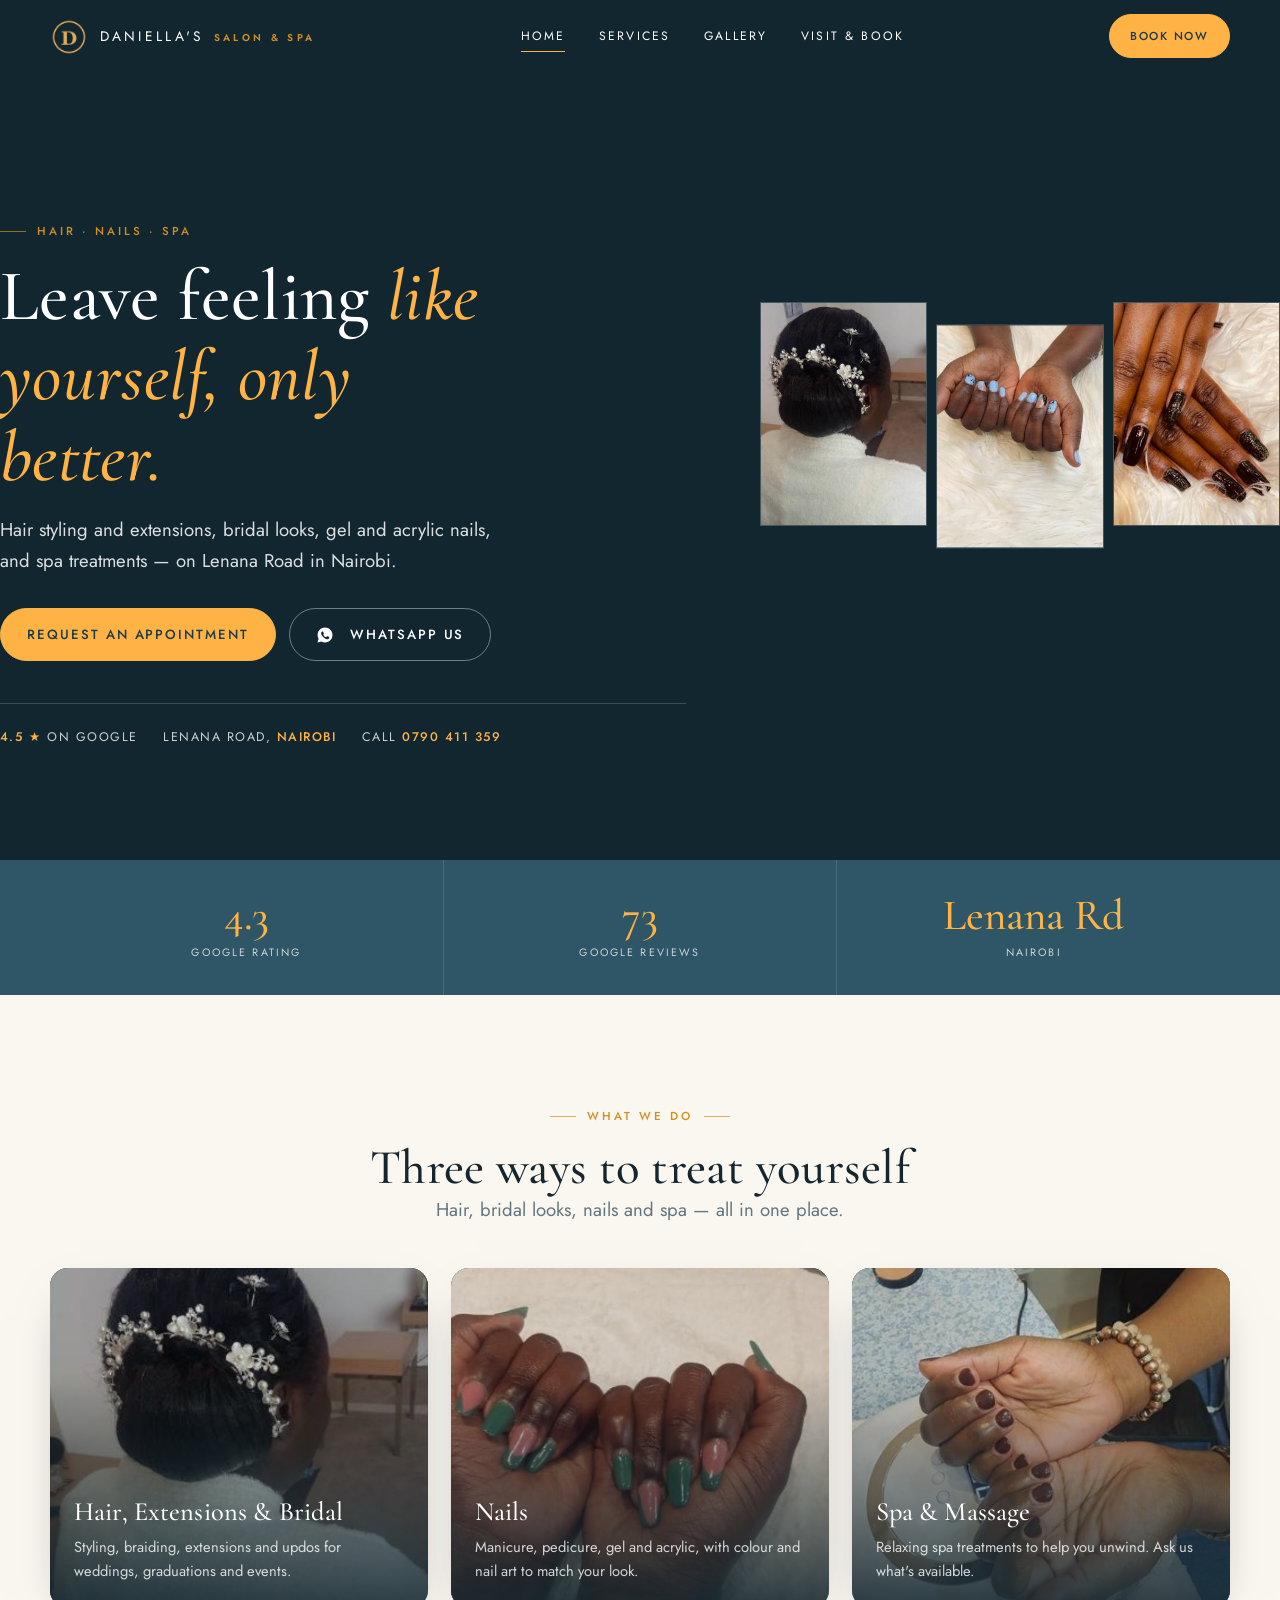
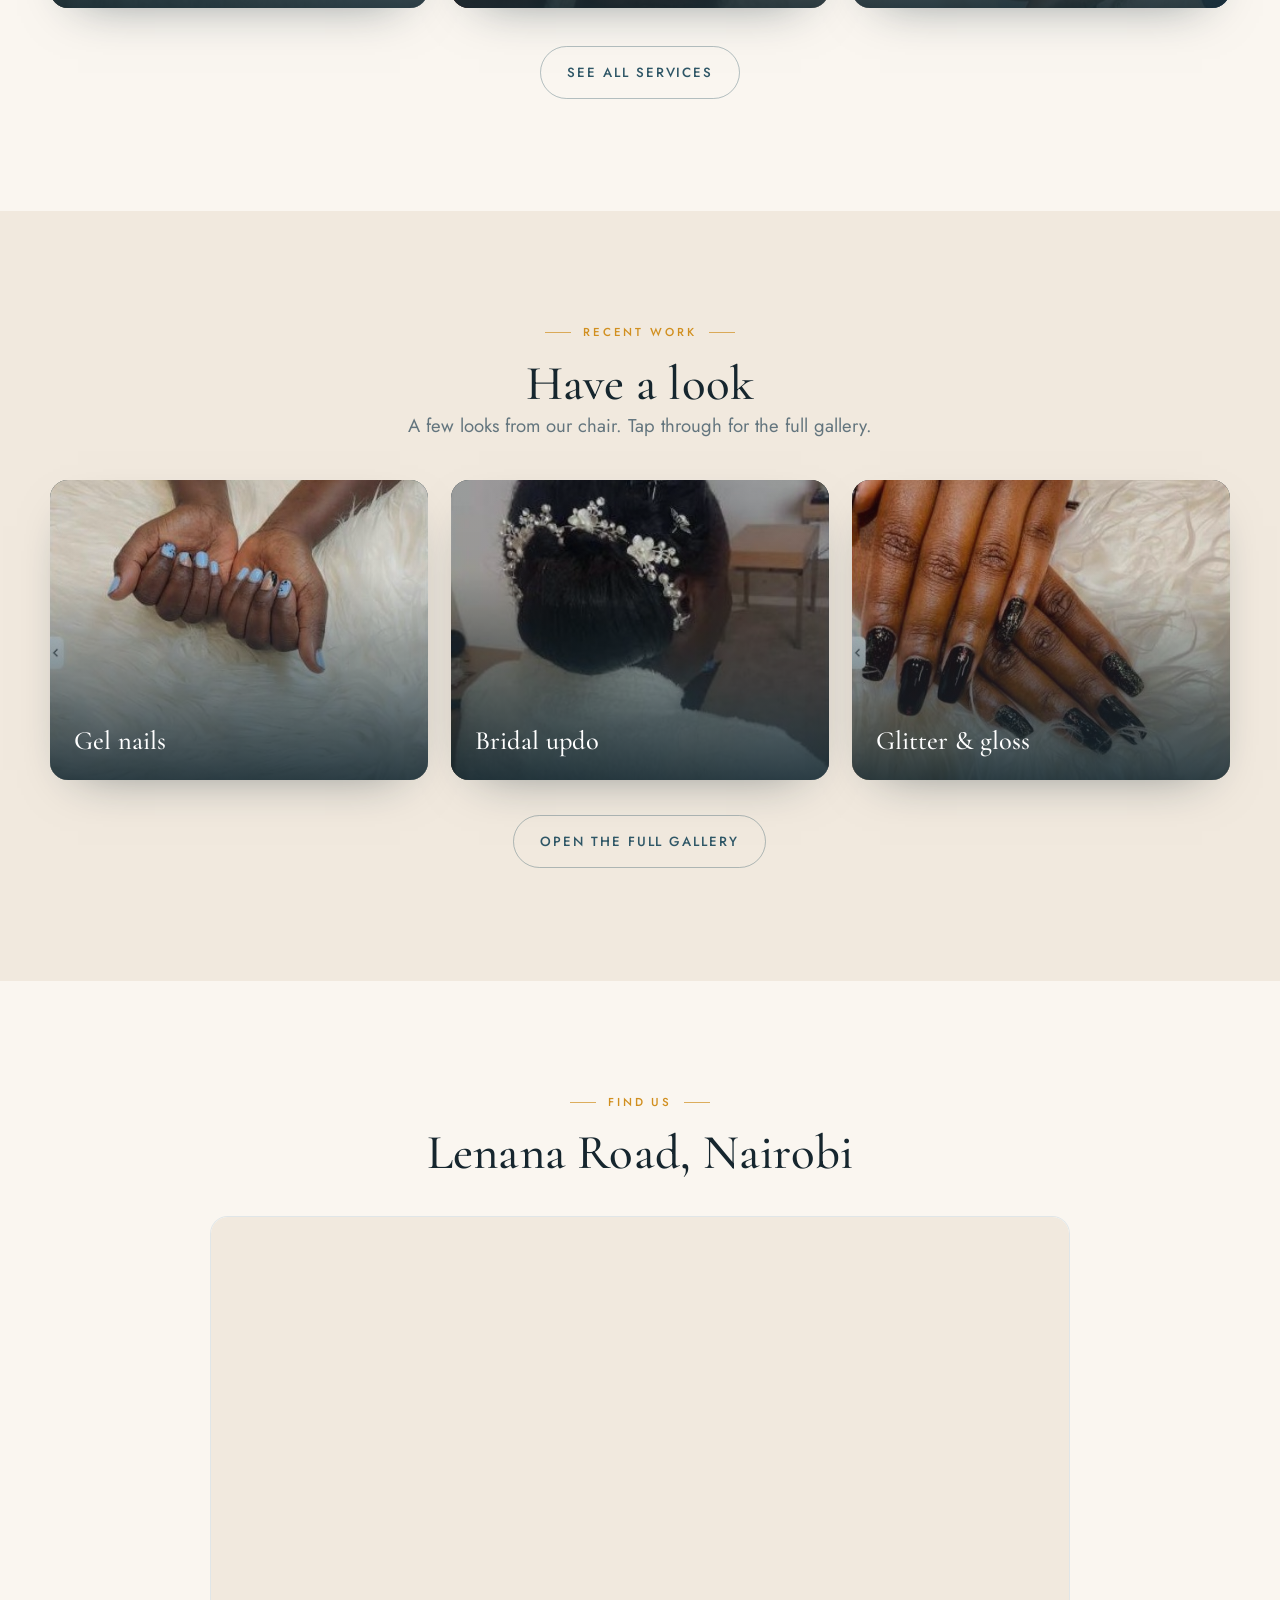
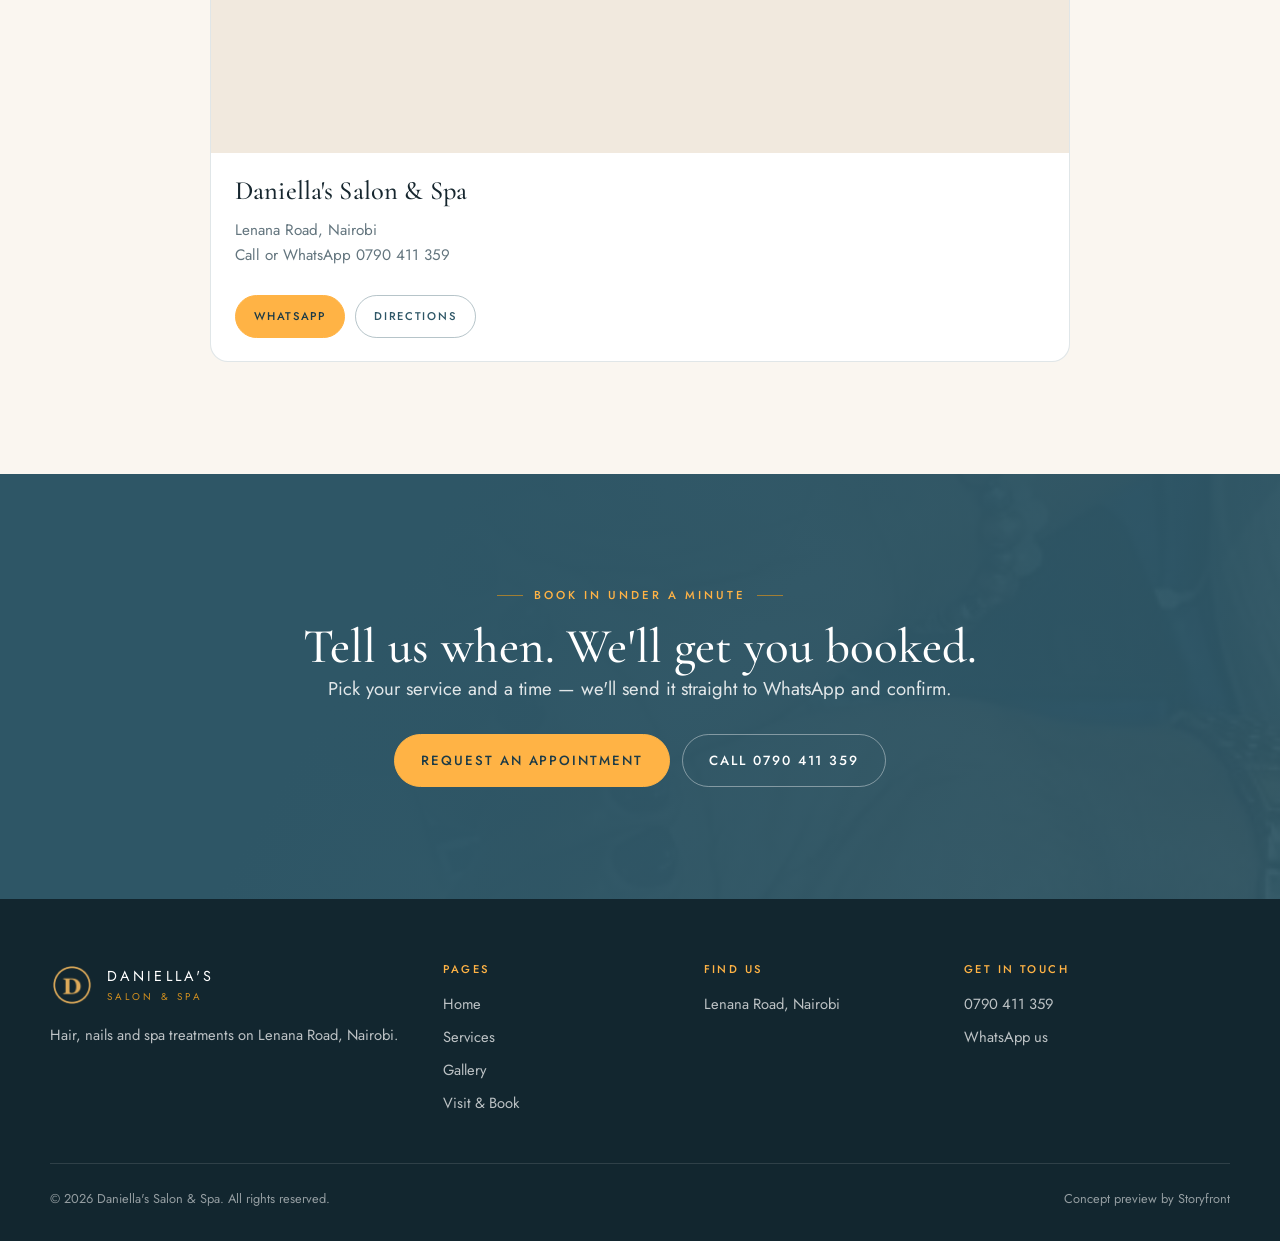
<file: index.html>
<!DOCTYPE html>
<html lang="en">
<head>
<meta charset="utf-8">
<meta name="viewport" content="width=device-width,initial-scale=1">
<title>Daniella's Salon & Spa | Hair, Nails &amp; Spa on Lenana Road, Nairobi</title>
<meta name="description" content="Hair, bridal styling, nails and spa treatments on Lenana Road, Nairobi. Rated 4.5 on Google. Call or WhatsApp 0790 411 359 to book.">
<link rel="canonical" href="https://storyfront-studio.github.io/daniellas-salon-spa/index.html">
<meta property="og:type" content="website">
<meta property="og:site_name" content="Daniella's Salon & Spa">
<meta property="og:title" content="Daniella's Salon & Spa | Hair, Nails &amp; Spa on Lenana Road, Nairobi">
<meta property="og:description" content="Hair, bridal styling, nails and spa treatments on Lenana Road, Nairobi. Rated 4.5 on Google. Call or WhatsApp 0790 411 359 to book.">
<meta property="og:url" content="https://storyfront-studio.github.io/daniellas-salon-spa/index.html">
<meta property="og:image" content="https://storyfront-studio.github.io/daniellas-salon-spa/og-image.jpg">
<meta name="twitter:card" content="summary_large_image">
<meta name="theme-color" content="#12262F">
<link rel="icon" href="images/favicon-32.png" sizes="32x32">
<link rel="apple-touch-icon" href="images/mark.png">
<link rel="preconnect" href="https://fonts.googleapis.com">
<link rel="preconnect" href="https://fonts.gstatic.com" crossorigin>
<link href="https://fonts.googleapis.com/css2?family=Cormorant+Garamond:ital,wght@0,300;0,500;0,600;1,400&family=Jost:wght@300;400;500&display=swap" rel="stylesheet">
<link rel="stylesheet" href="assets/site.css">
<link rel="stylesheet" href="assets/daniella.css">
</head>
<body>
<div id="splash">
  <div>
    <img class="sp-mark" src="images/mark.png" alt="" width="96" height="96">
    <div class="sp-word">Daniella's Salon & Spa</div>
  </div>
</div>
<header class="hdr" data-top="true" data-over-dark="true">
  <div class="wrap hdr-in">
    <a class="brand" href="index.html" aria-label="Daniella's Salon & Spa — home">
      <img src="images/mark.png" alt="" width="38" height="38">
      <span>
        <span class="brand-name">Daniella's</span>
        <span class="brand-sub">Salon &amp; Spa</span>
      </span>
    </a>
    <nav class="nav" aria-label="Main"><a href="index.html" aria-current="page">Home</a><a href="services.html">Services</a><a href="gallery.html">Gallery</a><a href="contact.html">Visit &amp; Book</a></nav>
    <a class="btn btn--gold btn--desk" href="contact.html">Book now</a>
    <button class="burger" aria-label="Menu" aria-expanded="false" aria-controls="mnav"><span></span><span></span><span></span></button>
  </div>
</header>
<nav class="mnav" id="mnav" aria-label="Mobile"><a href="index.html" aria-current="page">Home</a><a href="services.html">Services</a><a href="gallery.html">Gallery</a><a href="contact.html">Visit &amp; Book</a><a class="btn btn--gold" href="contact.html">Request an appointment</a></nav>
<main>

  <section class="hero hero2">
    <div class="wrap hero2__grid">
      <div class="hero__in">
        <p class="eyebrow rv">Hair · Nails · Spa</p>
        <h1 class="rv" data-delay="80">Leave feeling <em>like yourself, only better.</em></h1>
        <p class="lede rv" data-delay="180">Hair styling and extensions, bridal looks, gel and acrylic nails, and spa treatments &mdash; on Lenana Road in Nairobi.</p>
        <div class="hero__cta rv" data-delay="260">
          <a class="btn btn--gold" href="contact.html">Request an appointment</a>
          <a class="btn btn--onDark" data-wa="Hello Daniella's Salon & Spa 👋 I'd like to book an appointment. What's available this week?"><svg viewBox="0 0 24 24" fill="currentColor" aria-hidden="true"><path d="M12.04 2C6.58 2 2.13 6.45 2.13 11.91c0 1.75.46 3.45 1.32 4.95L2 22l5.25-1.38a9.9 9.9 0 0 0 4.79 1.22h.01c5.46 0 9.91-4.45 9.91-9.91C21.96 6.45 17.5 2 12.04 2Zm5.8 14.16c-.24.68-1.42 1.32-1.95 1.36-.5.04-.97.22-3.28-.68-2.77-1.09-4.51-3.93-4.65-4.11-.13-.18-1.1-1.46-1.1-2.79 0-1.33.7-1.98.95-2.25.24-.27.53-.34.71-.34.18 0 .35 0 .51.01.16.01.38-.06.6.46.23.55.77 1.89.84 2.03.07.14.11.3.02.48-.09.18-.14.29-.27.45-.13.16-.28.35-.4.47-.13.13-.27.28-.12.55.15.27.66 1.09 1.42 1.76.97.87 1.79 1.14 2.06 1.27.27.14.42.11.58-.07.16-.18.67-.78.85-1.05.18-.27.36-.22.6-.13.24.09 1.55.73 1.81.86.27.13.45.2.51.31.07.11.07.63-.17 1.31Z"/></svg>WhatsApp us</a>
        </div>
        <p class="hero__meta rv" data-delay="340">
          <span><b>4.5 ★</b> on Google</span>
          <span>Lenana Road, <b>Nairobi</b></span>
          <span>Call <b>0790 411 359</b></span>
        </p>
      </div>
      <div class="hero2__cards rv" data-delay="200">
        <img src="images/bridal-hair.jpg" alt="Bridal updo with pearl hair pins" width="337" height="373" fetchpriority="high">
        <img src="images/nails-blue.jpg" alt="Pale blue gel nails with black accents" width="440" height="363">
        <img src="images/nails-dark.jpg" alt="Glossy black and glitter nails on a white fur backdrop" width="440" height="363">
      </div>
    </div>
  </section>

  <section class="stats">
    <div class="wrap">
      <div class="stats__grid stats__grid--3">
        <div class="stat rv"><b data-count="4.5" data-dec="1">4.5</b><span>Google rating</span></div>
        <div class="stat rv" data-delay="80"><b data-count="76" data-dec="0">76</b><span>Google reviews</span></div>
        <div class="stat rv" data-delay="160"><b>Lenana Rd</b><span>Nairobi</span></div>
      </div>
    </div>
  </section>

  <section class="sec">
    <div class="wrap">
      <div class="center rv" style="margin-bottom:2.6rem">
        <p class="eyebrow">What we do</p>
        <h2>Three ways to treat yourself</h2>
        <p class="lede">Hair, bridal looks, nails and spa &mdash; all in one place.</p>
      </div>
      <div class="grid g-3">
        <article class="tcard rv">
          <img src="images/bridal-hair.jpg" alt="Bridal updo with pearl hair pins" loading="lazy" width="337" height="373">
          <div class="tcard__in"><h3>Hair, Extensions &amp; Bridal</h3><p>Styling, braiding, extensions and updos for weddings, graduations and events.</p></div>
        </article>
        <article class="tcard rv" data-delay="90">
          <img src="images/nails-green.jpg" alt="Green and pink gel nails" loading="lazy" width="440" height="363">
          <div class="tcard__in"><h3>Nails</h3><p>Manicure, pedicure, gel and acrylic, with colour and nail art to match your look.</p></div>
        </article>
        <article class="tcard rv" data-delay="180">
          <img src="images/nails-lamp.jpg" alt="Hands under a nail lamp" loading="lazy" width="440" height="363">
          <div class="tcard__in"><h3>Spa &amp; Massage</h3><p>Relaxing spa treatments to help you unwind. Ask us what's available.</p></div>
        </article>
      </div>
      <div class="center rv" style="margin-top:2.4rem"><a class="btn btn--ghost" href="services.html">See all services</a></div>
    </div>
  </section>

  <section class="sec" style="background:var(--ivory-2)">
    <div class="wrap">
      <div class="center rv" style="margin-bottom:2.4rem">
        <p class="eyebrow">Recent work</p>
        <h2>Have a look</h2>
        <p class="lede">A few looks from our chair. Tap through for the full gallery.</p>
      </div>
      <div class="grid g-3">
        <a class="tcard rv" href="gallery.html" style="min-height:0"><img src="images/nails-blue.jpg" alt="Pale blue gel nails" loading="lazy" width="440" height="363"><div class="tcard__in" style="min-height:300px"><h3>Gel nails</h3></div></a>
        <a class="tcard rv" data-delay="80" href="gallery.html" style="min-height:0"><img src="images/bridal-hair.jpg" alt="Bridal updo" loading="lazy" width="337" height="373"><div class="tcard__in" style="min-height:300px"><h3>Bridal updo</h3></div></a>
        <a class="tcard rv" data-delay="160" href="gallery.html" style="min-height:0"><img src="images/nails-dark.jpg" alt="Black glitter nails" loading="lazy" width="440" height="363"><div class="tcard__in" style="min-height:300px"><h3>Glitter &amp; gloss</h3></div></a>
      </div>
      <div class="center rv" style="margin-top:2.2rem"><a class="btn btn--ghost" href="gallery.html">Open the full gallery</a></div>
    </div>
  </section>

  <section class="sec">
    <div class="wrap">
      <div class="center rv" style="margin-bottom:2.2rem">
        <p class="eyebrow">Find us</p>
        <h2>Lenana Road, Nairobi</h2>
      </div>
      <article class="branch rv" style="max-width:860px;margin-inline:auto">
        <div class="branch__map">
          <iframe title="Map to Daniella's Salon & Spa, Lenana Road" src="https://maps.google.com/maps?q=-1.2891573,36.7860443&z=17&output=embed" loading="lazy" referrerpolicy="no-referrer-when-downgrade"></iframe>
        </div>
        <div class="branch__body">
          <h3>Daniella's Salon &amp; Spa</h3>
          <p>Lenana Road, Nairobi<br>Call or WhatsApp 0790 411 359</p>
          <div class="branch__acts">
            <a class="btn btn--gold" data-wa="Hello Daniella's Salon & Spa 👋 I'd like to book. What's available?">WhatsApp</a>
            <a class="btn btn--ghost" href="https://www.google.com/maps/search/?api=1&query=Daniellas+Salon+Spa+Lenana+Rd+Nairobi" target="_blank" rel="noopener">Directions</a>
          </div>
        </div>
      </article>
    </div>
  </section>

  <section class="cta sec">
    <img src="images/nails-lamp.jpg" alt="" loading="lazy" aria-hidden="true">
    <div class="wrap center rv">
      <p class="eyebrow" style="color:var(--amber)">Book in under a minute</p>
      <h2>Tell us when. We'll get you booked.</h2>
      <p class="lede">Pick your service and a time &mdash; we'll send it straight to WhatsApp and confirm.</p>
      <div style="display:flex;gap:.8rem;justify-content:center;flex-wrap:wrap;margin-top:1.8rem">
        <a class="btn btn--gold" href="contact.html">Request an appointment</a>
        <a class="btn btn--onDark" href="tel:+254790411359">Call 0790 411 359</a>
      </div>
    </div>
  </section>
</main>
<footer class="ftr">
  <div class="wrap">
    <div class="ftr__grid">
      <div>
        <div class="ftr__brand">
          <img src="images/mark.png" alt="" width="44" height="44">
          <span><b>Daniella's</b><span>Salon &amp; Spa</span></span>
        </div>
        <p>Hair, nails and spa treatments on Lenana Road, Nairobi.</p>
      </div>
      <div>
        <h4>Pages</h4>
        <ul>
          <li><a href="index.html">Home</a></li>
          <li><a href="services.html">Services</a></li>
          <li><a href="gallery.html">Gallery</a></li>
          <li><a href="contact.html">Visit &amp; Book</a></li>
        </ul>
      </div>
      <div>
        <h4>Find us</h4>
        <ul>
          <li><a href="https://www.google.com/maps/search/?api=1&query=Daniellas+Salon+Spa+Lenana+Rd+Nairobi" target="_blank" rel="noopener">Lenana Road, Nairobi</a></li>
        </ul>
      </div>
      <div>
        <h4>Get in touch</h4>
        <ul>
          <li><a href="tel:+254790411359">0790 411 359</a></li>
          <li><a data-wa="Hello Daniella's Salon & Spa 👋 I'd like to book an appointment.">WhatsApp us</a></li>
        </ul>
      </div>
    </div>
    <div class="ftr__base">
      <span>© <span data-year>2026</span> Daniella's Salon & Spa. All rights reserved.</span>
      <span>Concept preview by <a href="#">Storyfront</a></span>
    </div>
  </div>
</footer>
<a class="fab" data-wa="Hello Daniella's Salon & Spa 👋 I'd like to book an appointment." aria-label="Chat with Daniella's Salon & Spa on WhatsApp">
  <svg viewBox="0 0 24 24" fill="currentColor" aria-hidden="true"><path d="M12.04 2C6.58 2 2.13 6.45 2.13 11.91c0 1.75.46 3.45 1.32 4.95L2 22l5.25-1.38a9.9 9.9 0 0 0 4.79 1.22h.01c5.46 0 9.91-4.45 9.91-9.91C21.96 6.45 17.5 2 12.04 2Zm5.8 14.16c-.24.68-1.42 1.32-1.95 1.36-.5.04-.97.22-3.28-.68-2.77-1.09-4.51-3.93-4.65-4.11-.13-.18-1.1-1.46-1.1-2.79 0-1.33.7-1.98.95-2.25.24-.27.53-.34.71-.34.18 0 .35 0 .51.01.16.01.38-.06.6.46.23.55.77 1.89.84 2.03.07.14.11.3.02.48-.09.18-.14.29-.27.45-.13.16-.28.35-.4.47-.13.13-.27.28-.12.55.15.27.66 1.09 1.42 1.76.97.87 1.79 1.14 2.06 1.27.27.14.42.11.58-.07.16-.18.67-.78.85-1.05.18-.27.36-.22.6-.13.24.09 1.55.73 1.81.86.27.13.45.2.51.31.07.11.07.63-.17 1.31Z"/></svg>
  <span>WhatsApp</span>
</a>
<script src="assets/site.js"></script>
</body>
</html>
</file>
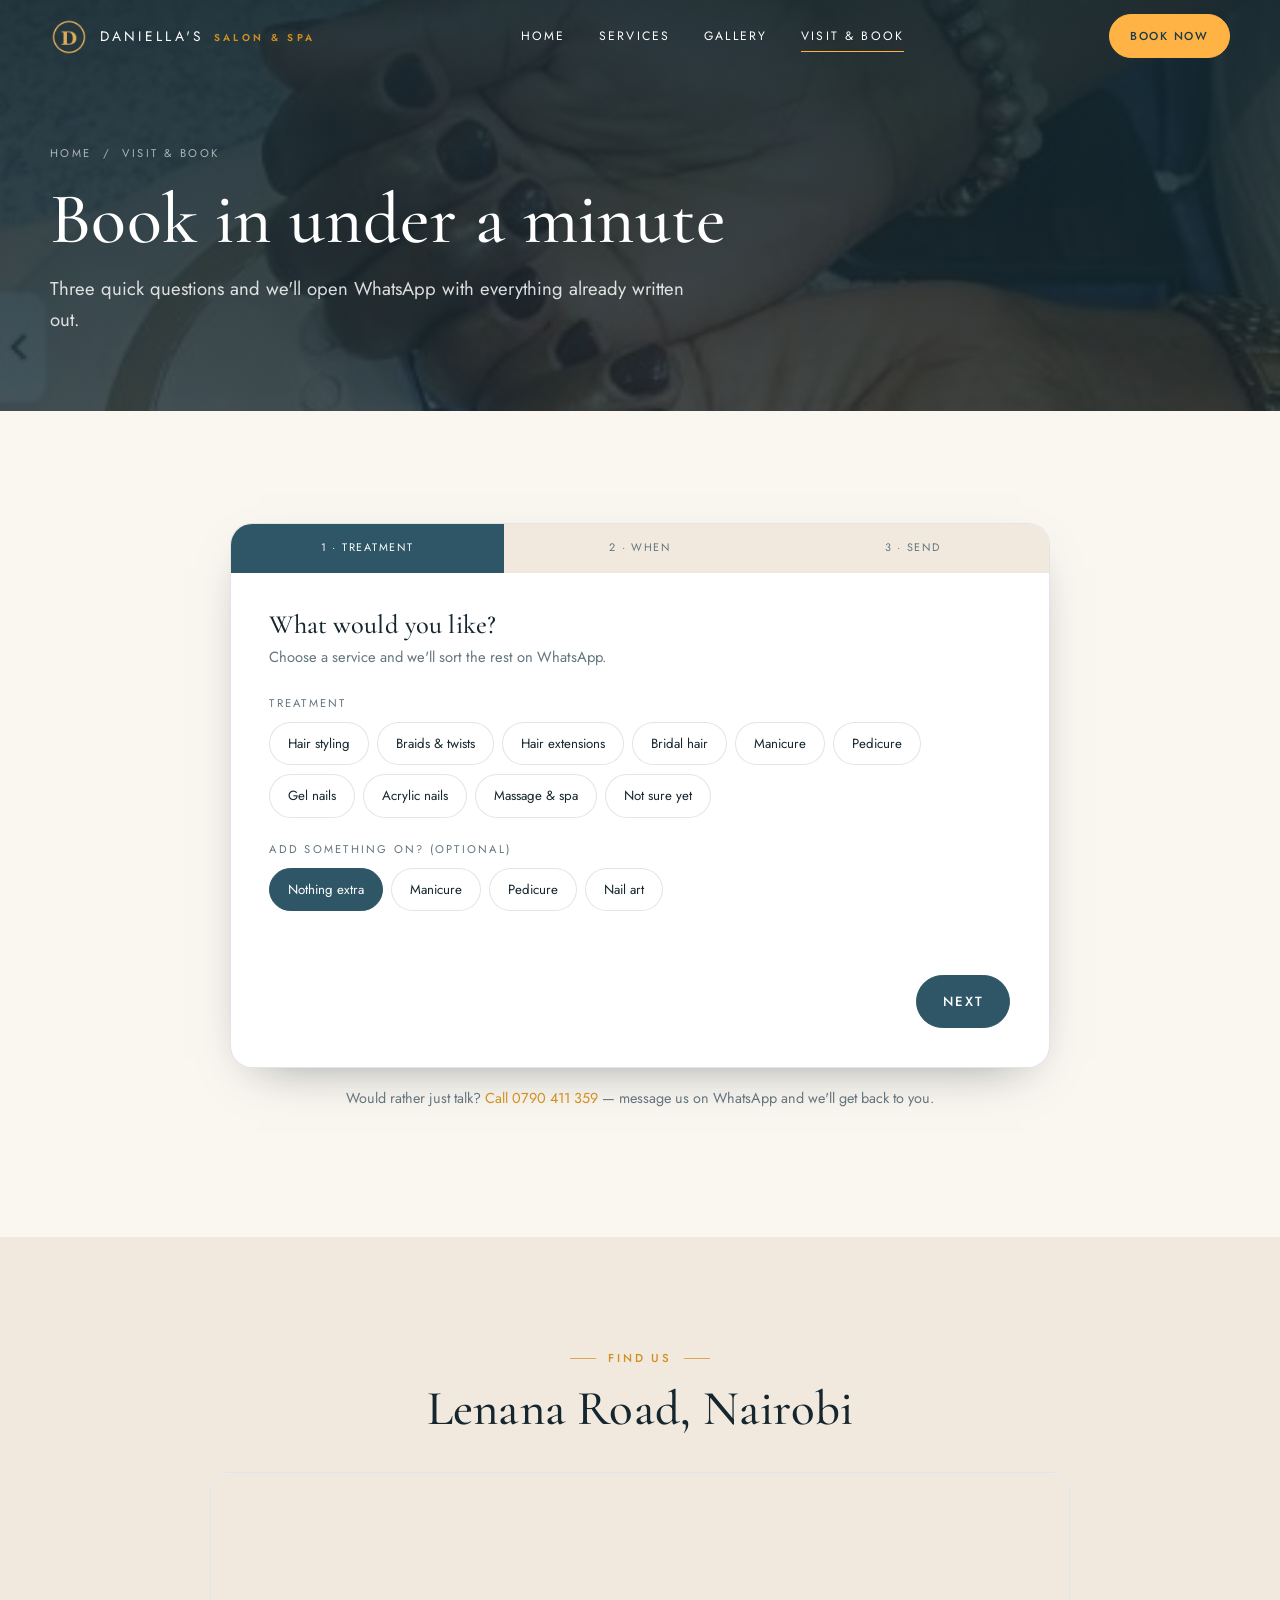
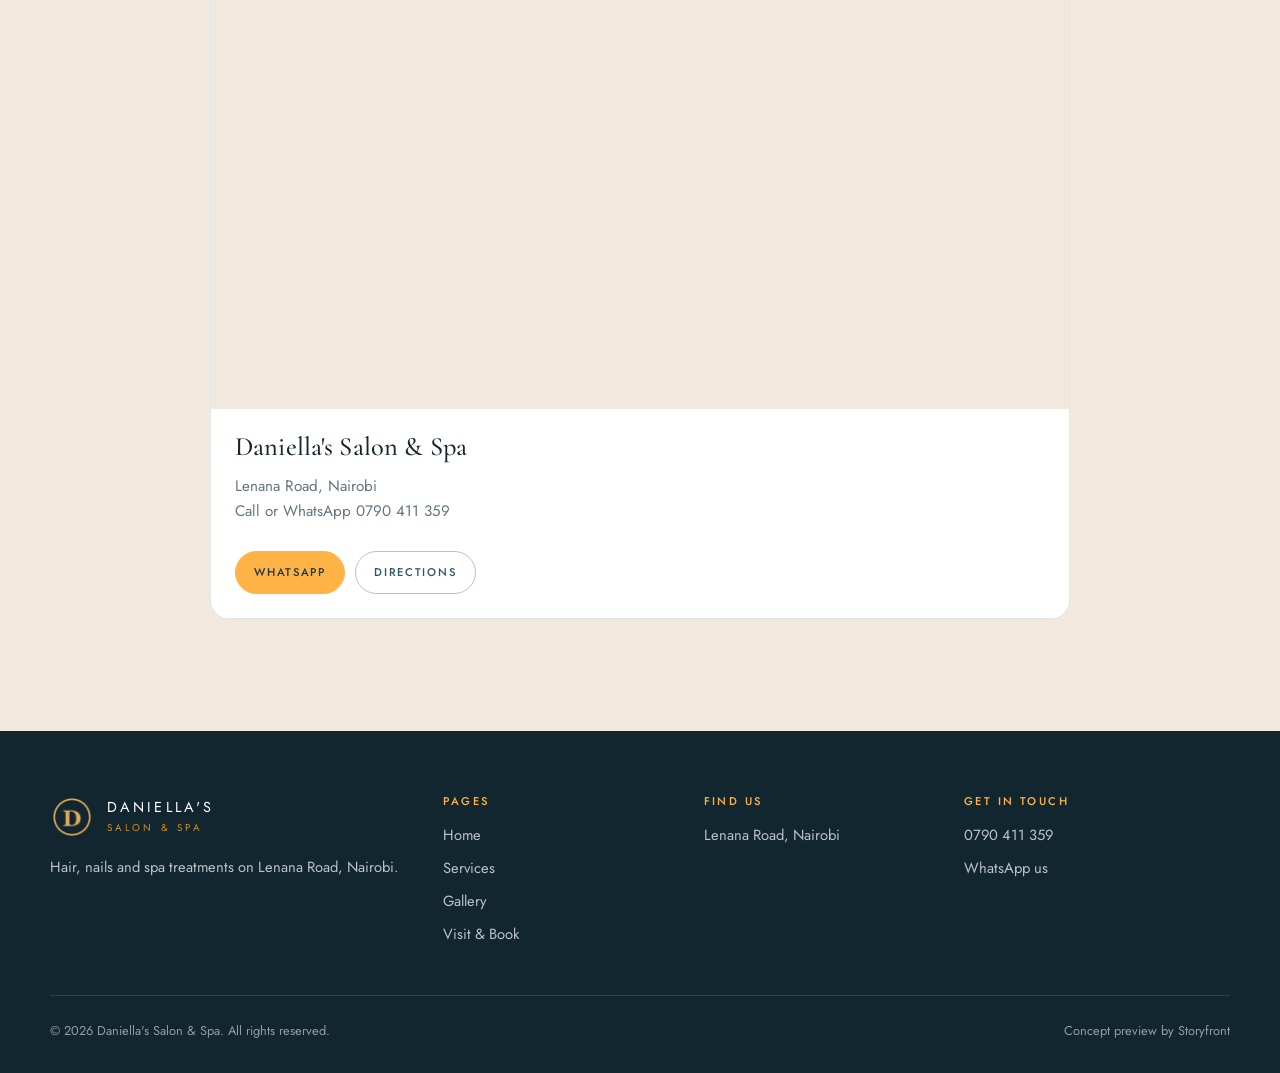
<file: contact.html>
<!DOCTYPE html>
<html lang="en">
<head>
<meta charset="utf-8">
<meta name="viewport" content="width=device-width,initial-scale=1">
<title>Visit &amp; Book | Daniella's Salon & Spa</title>
<meta name="description" content="Request an appointment at Daniella's Salon & Spa on Lenana Road, Nairobi. Choose a service and send it straight to WhatsApp.">
<link rel="canonical" href="https://storyfront-studio.github.io/daniellas-salon-spa/contact.html">
<meta property="og:type" content="website">
<meta property="og:site_name" content="Daniella's Salon & Spa">
<meta property="og:title" content="Visit &amp; Book | Daniella's Salon & Spa">
<meta property="og:description" content="Request an appointment at Daniella's Salon & Spa on Lenana Road, Nairobi. Choose a service and send it straight to WhatsApp.">
<meta property="og:url" content="https://storyfront-studio.github.io/daniellas-salon-spa/contact.html">
<meta property="og:image" content="https://storyfront-studio.github.io/daniellas-salon-spa/og-image.jpg">
<meta name="twitter:card" content="summary_large_image">
<meta name="theme-color" content="#12262F">
<link rel="icon" href="images/favicon-32.png" sizes="32x32">
<link rel="apple-touch-icon" href="images/mark.png">
<link rel="preconnect" href="https://fonts.googleapis.com">
<link rel="preconnect" href="https://fonts.gstatic.com" crossorigin>
<link href="https://fonts.googleapis.com/css2?family=Cormorant+Garamond:ital,wght@0,300;0,500;0,600;1,400&family=Jost:wght@300;400;500&display=swap" rel="stylesheet">
<link rel="stylesheet" href="assets/site.css">
<link rel="stylesheet" href="assets/daniella.css">
</head>
<body>
<div id="splash">
  <div>
    <img class="sp-mark" src="images/mark.png" alt="" width="96" height="96">
    <div class="sp-word">Daniella's Salon & Spa</div>
  </div>
</div>
<header class="hdr" data-top="true" data-over-dark="true">
  <div class="wrap hdr-in">
    <a class="brand" href="index.html" aria-label="Daniella's Salon & Spa — home">
      <img src="images/mark.png" alt="" width="38" height="38">
      <span>
        <span class="brand-name">Daniella's</span>
        <span class="brand-sub">Salon &amp; Spa</span>
      </span>
    </a>
    <nav class="nav" aria-label="Main"><a href="index.html">Home</a><a href="services.html">Services</a><a href="gallery.html">Gallery</a><a href="contact.html" aria-current="page">Visit &amp; Book</a></nav>
    <a class="btn btn--gold btn--desk" href="contact.html">Book now</a>
    <button class="burger" aria-label="Menu" aria-expanded="false" aria-controls="mnav"><span></span><span></span><span></span></button>
  </div>
</header>
<nav class="mnav" id="mnav" aria-label="Mobile"><a href="index.html">Home</a><a href="services.html">Services</a><a href="gallery.html">Gallery</a><a href="contact.html" aria-current="page">Visit &amp; Book</a><a class="btn btn--gold" href="contact.html">Request an appointment</a></nav>
<main>
  <section class="pbanner">
    <img src="images/nails-lamp.jpg" alt="" aria-hidden="true" width="440" height="363">
    <div class="wrap pbanner__in">
      <p class="crumbs"><a href="index.html">Home</a> &nbsp;/&nbsp; Visit &amp; Book</p>
      <h1 class="rv">Book in under a minute</h1>
      <p class="lede rv" data-delay="90">Three quick questions and we'll open WhatsApp with everything already written out.</p>
    </div>
  </section>
<section class="sec" id="booking">
    <div class="wrap" style="max-width:820px">
      <div class="book rv" id="book">
        <div class="book__bar" aria-hidden="true">
          <div data-on="true">1 · Treatment</div>
          <div>2 · When</div>
          <div>3 · Send</div>
        </div>
        <div class="book__body">

          <!-- STEP 1 -->
          <div class="step on">
            <h3>What would you like?</h3>
            <p class="hint">Choose a service and we'll sort the rest on WhatsApp.</p>

            <div class="field">
              <span class="flabel">Treatment</span>
              <div class="chips"><button type="button" class="chip" data-group="service" aria-pressed="false" data-value="Hair styling">Hair styling</button><button type="button" class="chip" data-group="service" aria-pressed="false" data-value="Braids / twists">Braids &amp; twists</button><button type="button" class="chip" data-group="service" aria-pressed="false" data-value="Hair extensions">Hair extensions</button><button type="button" class="chip" data-group="service" aria-pressed="false" data-value="Bridal / occasion hair">Bridal hair</button><button type="button" class="chip" data-group="service" aria-pressed="false" data-value="Manicure">Manicure</button><button type="button" class="chip" data-group="service" aria-pressed="false" data-value="Pedicure">Pedicure</button><button type="button" class="chip" data-group="service" aria-pressed="false" data-value="Gel nails">Gel nails</button><button type="button" class="chip" data-group="service" aria-pressed="false" data-value="Acrylic nails">Acrylic nails</button><button type="button" class="chip" data-group="service" aria-pressed="false" data-value="Massage / spa">Massage &amp; spa</button><button type="button" class="chip" data-group="service" aria-pressed="false" data-value="Not sure yet — please advise">Not sure yet</button></div>
            </div>

            <div class="field">
              <span class="flabel">Add something on? (optional)</span>
              <div class="chips"><button type="button" class="chip" data-group="addon" aria-pressed="true" data-value="None">Nothing extra</button><button type="button" class="chip" data-group="addon" aria-pressed="false" data-value="Manicure">Manicure</button><button type="button" class="chip" data-group="addon" aria-pressed="false" data-value="Pedicure">Pedicure</button><button type="button" class="chip" data-group="addon" aria-pressed="false" data-value="Nail art">Nail art</button></div>
            </div>

            <p class="err" role="alert"></p>
            <div class="book__nav">
              <span></span>
              <button type="button" class="btn" data-next>Next</button>
            </div>
          </div>

          <!-- STEP 2 -->
          <div class="step">
            <h3>When suits you?</h3>
            <p class="hint">Pick a day and a rough time. We'll confirm on WhatsApp.</p>

            <div class="two">
              <div class="field">
                <label for="gh-date">Preferred date</label>
                <input type="date" id="gh-date">
              </div>
              <div class="field">
                <span class="flabel">Who's coming?</span>
                <div class="chips"><button type="button" class="chip" data-group="people" aria-pressed="true" data-value="1 person">Just me</button><button type="button" class="chip" data-group="people" aria-pressed="false" data-value="2 people">With a friend</button><button type="button" class="chip" data-group="people" aria-pressed="false" data-value="A group — please advise">A group</button></div>
              </div>
            </div>

            <div class="field">
              <span class="flabel">Preferred time</span>
              <div class="chips"><button type="button" class="chip" data-group="time" aria-pressed="false" data-value="Morning">Morning</button><button type="button" class="chip" data-group="time" aria-pressed="false" data-value="Midday">Midday</button><button type="button" class="chip" data-group="time" aria-pressed="false" data-value="Afternoon">Afternoon</button><button type="button" class="chip" data-group="time" aria-pressed="false" data-value="Evening (before 9 PM)">Evening</button><button type="button" class="chip" data-group="time" aria-pressed="false" data-value="Flexible — whatever is free">I'm flexible</button></div>
            </div>

            <p class="err" role="alert"></p>
            <div class="book__nav">
              <button type="button" class="btn btn--ghost" data-back>Back</button>
              <button type="button" class="btn" data-next>Next</button>
            </div>
          </div>

          <!-- STEP 3 -->
          <div class="step">
            <h3>Almost done</h3>
            <p class="hint">Check it over, add your name, and we'll open WhatsApp with the message ready to send.</p>

            <div class="summary">
              <dl>
                <dt>Where</dt><dd id="s-branch">Lenana Road, Nairobi</dd>
                <dt>Treatment</dt><dd id="s-service">—</dd>
                <dt>When</dt><dd id="s-when">—</dd>
                <dt>Guests</dt><dd id="s-who">—</dd>
              </dl>
            </div>

            <div class="two">
              <div class="field">
                <label for="gh-name">Your name</label>
                <input type="text" id="gh-name" autocomplete="name" placeholder="e.g. Wanjiru">
              </div>
              <div class="field">
                <label for="gh-phone">Callback number (optional)</label>
                <input type="tel" id="gh-phone" autocomplete="tel" placeholder="07xx xxx xxx">
              </div>
            </div>
            <div class="field">
              <label for="gh-notes">Anything we should know? (optional)</label>
              <textarea id="gh-notes" placeholder="Hair length or style, a photo idea, an occasion, allergies…"></textarea>
            </div>

            <p class="err" role="alert"></p>
            <div class="book__nav">
              <button type="button" class="btn btn--ghost" data-back>Back</button>
              <button type="button" class="btn btn--gold" id="gh-send">
                <svg viewBox="0 0 24 24" fill="currentColor" aria-hidden="true"><path d="M12.04 2C6.58 2 2.13 6.45 2.13 11.91c0 1.75.46 3.45 1.32 4.95L2 22l5.25-1.38a9.9 9.9 0 0 0 4.79 1.22h.01c5.46 0 9.91-4.45 9.91-9.91C21.96 6.45 17.5 2 12.04 2Zm5.8 14.16c-.24.68-1.42 1.32-1.95 1.36-.5.04-.97.22-3.28-.68-2.77-1.09-4.51-3.93-4.65-4.11-.13-.18-1.1-1.46-1.1-2.79 0-1.33.7-1.98.95-2.25.24-.27.53-.34.71-.34.18 0 .35 0 .51.01.16.01.38-.06.6.46.23.55.77 1.89.84 2.03.07.14.11.3.02.48-.09.18-.14.29-.27.45-.13.16-.28.35-.4.47-.13.13-.27.28-.12.55.15.27.66 1.09 1.42 1.76.97.87 1.79 1.14 2.06 1.27.27.14.42.11.58-.07.16-.18.67-.78.85-1.05.18-.27.36-.22.6-.13.24.09 1.55.73 1.81.86.27.13.45.2.51.31.07.11.07.63-.17 1.31Z"/></svg>
                Send on WhatsApp
              </button>
            </div>
          </div>

        </div>
      </div>

      <p class="center rv" style="color:var(--muted);font-size:.9rem;margin-top:1.2rem">
        Would rather just talk? <a href="tel:+254790411359" style="color:var(--gold)">Call 0790 411 359</a> — message us on WhatsApp and we'll get back to you.
      </p>
    </div>
  </section>

  <section class="sec" style="background:var(--ivory-2)">
    <div class="wrap">
      <div class="center rv" style="margin-bottom:2.2rem"><p class="eyebrow">Find us</p><h2>Lenana Road, Nairobi</h2></div>
      <article class="branch rv" style="max-width:860px;margin-inline:auto">
        <div class="branch__map"><iframe title="Map to Daniella's Salon & Spa" src="https://maps.google.com/maps?q=-1.2891573,36.7860443&z=17&output=embed" loading="lazy" referrerpolicy="no-referrer-when-downgrade"></iframe></div>
        <div class="branch__body">
          <h3>Daniella's Salon &amp; Spa</h3>
          <p>Lenana Road, Nairobi<br>Call or WhatsApp 0790 411 359</p>
          <div class="branch__acts">
            <a class="btn btn--gold" data-wa="Hello Daniella's Salon & Spa 👋 I'd like to book. What's available?">WhatsApp</a>
            <a class="btn btn--ghost" href="https://www.google.com/maps/search/?api=1&query=Daniellas+Salon+Spa+Lenana+Rd+Nairobi" target="_blank" rel="noopener">Directions</a>
          </div>
        </div>
      </article>
    </div>
  </section>
</main>
<footer class="ftr">
  <div class="wrap">
    <div class="ftr__grid">
      <div>
        <div class="ftr__brand">
          <img src="images/mark.png" alt="" width="44" height="44">
          <span><b>Daniella's</b><span>Salon &amp; Spa</span></span>
        </div>
        <p>Hair, nails and spa treatments on Lenana Road, Nairobi.</p>
      </div>
      <div>
        <h4>Pages</h4>
        <ul>
          <li><a href="index.html">Home</a></li>
          <li><a href="services.html">Services</a></li>
          <li><a href="gallery.html">Gallery</a></li>
          <li><a href="contact.html">Visit &amp; Book</a></li>
        </ul>
      </div>
      <div>
        <h4>Find us</h4>
        <ul>
          <li><a href="https://www.google.com/maps/search/?api=1&query=Daniellas+Salon+Spa+Lenana+Rd+Nairobi" target="_blank" rel="noopener">Lenana Road, Nairobi</a></li>
        </ul>
      </div>
      <div>
        <h4>Get in touch</h4>
        <ul>
          <li><a href="tel:+254790411359">0790 411 359</a></li>
          <li><a data-wa="Hello Daniella's Salon & Spa 👋 I'd like to book an appointment.">WhatsApp us</a></li>
        </ul>
      </div>
    </div>
    <div class="ftr__base">
      <span>© <span data-year>2026</span> Daniella's Salon & Spa. All rights reserved.</span>
      <span>Concept preview by <a href="#">Storyfront</a></span>
    </div>
  </div>
</footer>
<a class="fab" data-wa="Hello Daniella's Salon & Spa 👋 I'd like to book an appointment." aria-label="Chat with Daniella's Salon & Spa on WhatsApp">
  <svg viewBox="0 0 24 24" fill="currentColor" aria-hidden="true"><path d="M12.04 2C6.58 2 2.13 6.45 2.13 11.91c0 1.75.46 3.45 1.32 4.95L2 22l5.25-1.38a9.9 9.9 0 0 0 4.79 1.22h.01c5.46 0 9.91-4.45 9.91-9.91C21.96 6.45 17.5 2 12.04 2Zm5.8 14.16c-.24.68-1.42 1.32-1.95 1.36-.5.04-.97.22-3.28-.68-2.77-1.09-4.51-3.93-4.65-4.11-.13-.18-1.1-1.46-1.1-2.79 0-1.33.7-1.98.95-2.25.24-.27.53-.34.71-.34.18 0 .35 0 .51.01.16.01.38-.06.6.46.23.55.77 1.89.84 2.03.07.14.11.3.02.48-.09.18-.14.29-.27.45-.13.16-.28.35-.4.47-.13.13-.27.28-.12.55.15.27.66 1.09 1.42 1.76.97.87 1.79 1.14 2.06 1.27.27.14.42.11.58-.07.16-.18.67-.78.85-1.05.18-.27.36-.22.6-.13.24.09 1.55.73 1.81.86.27.13.45.2.51.31.07.11.07.63-.17 1.31Z"/></svg>
  <span>WhatsApp</span>
</a>
<script src="assets/site.js"></script>
</body>
</html>
</file>
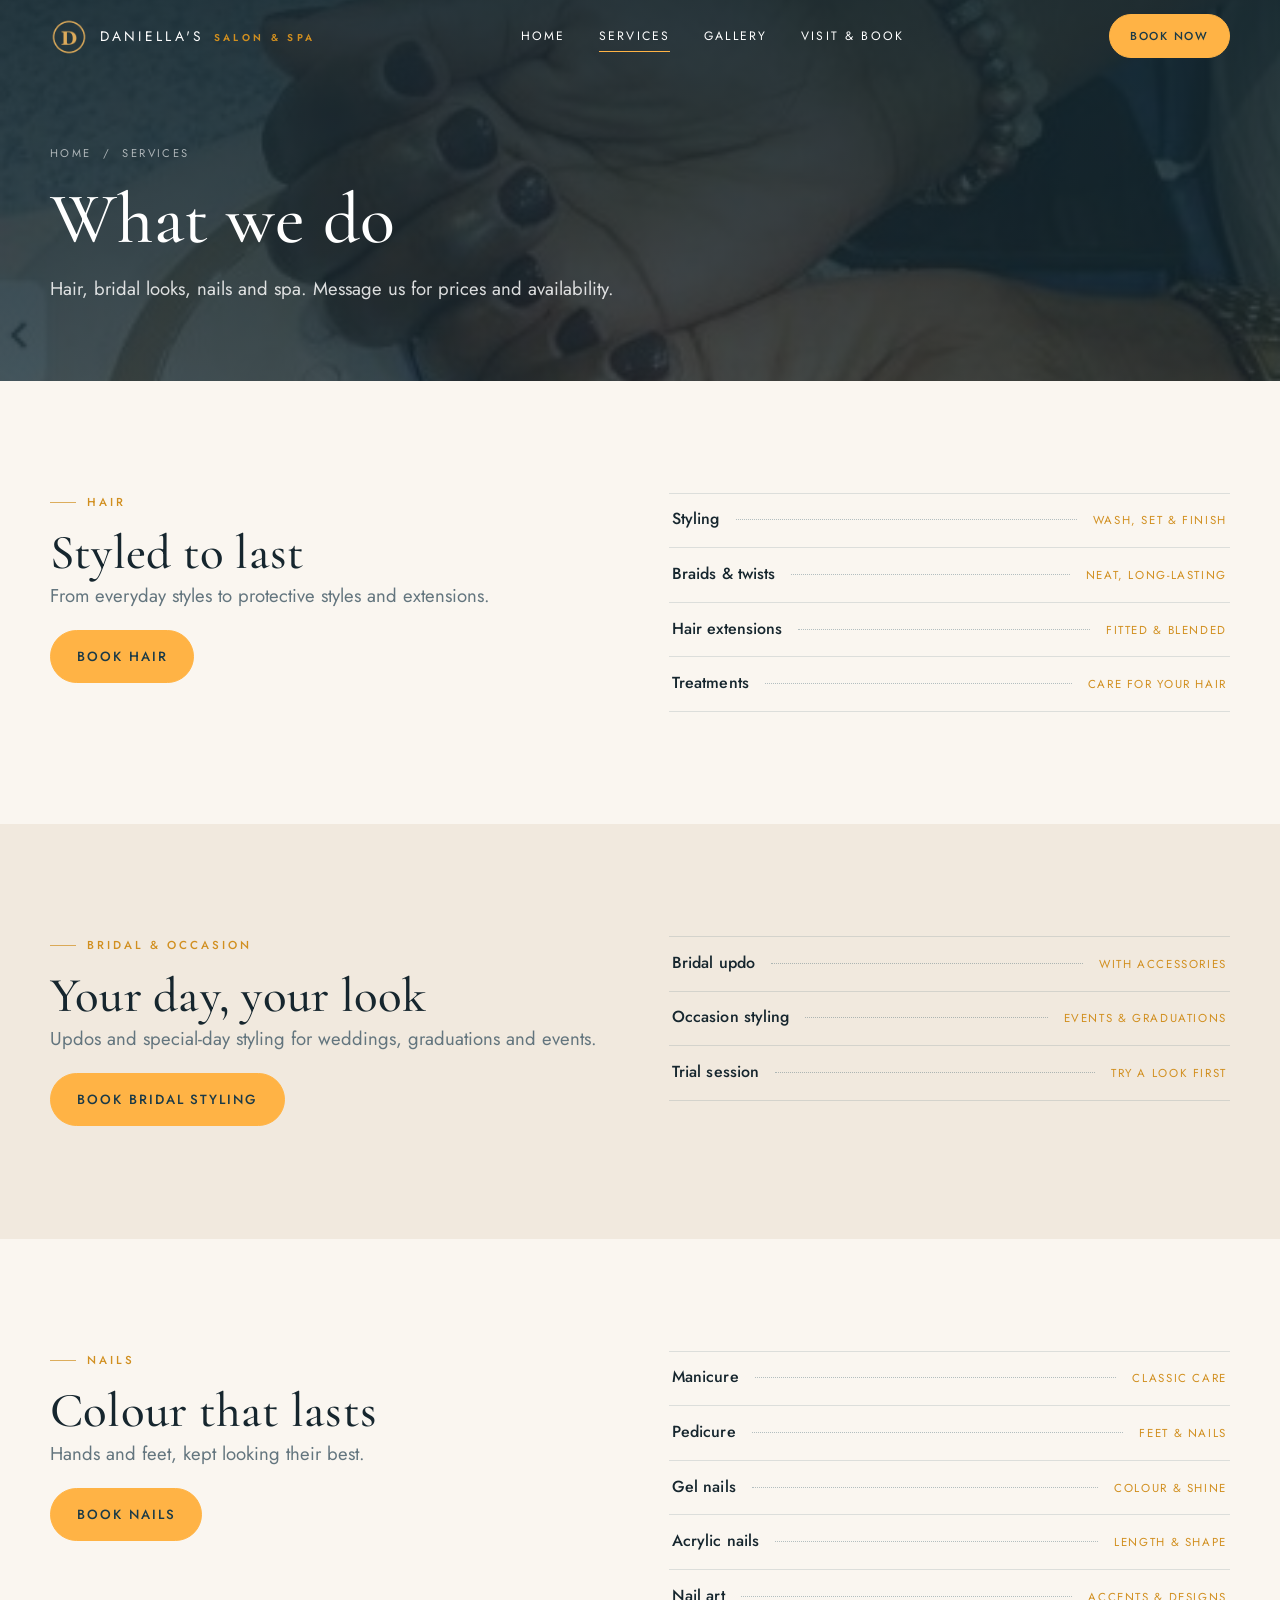
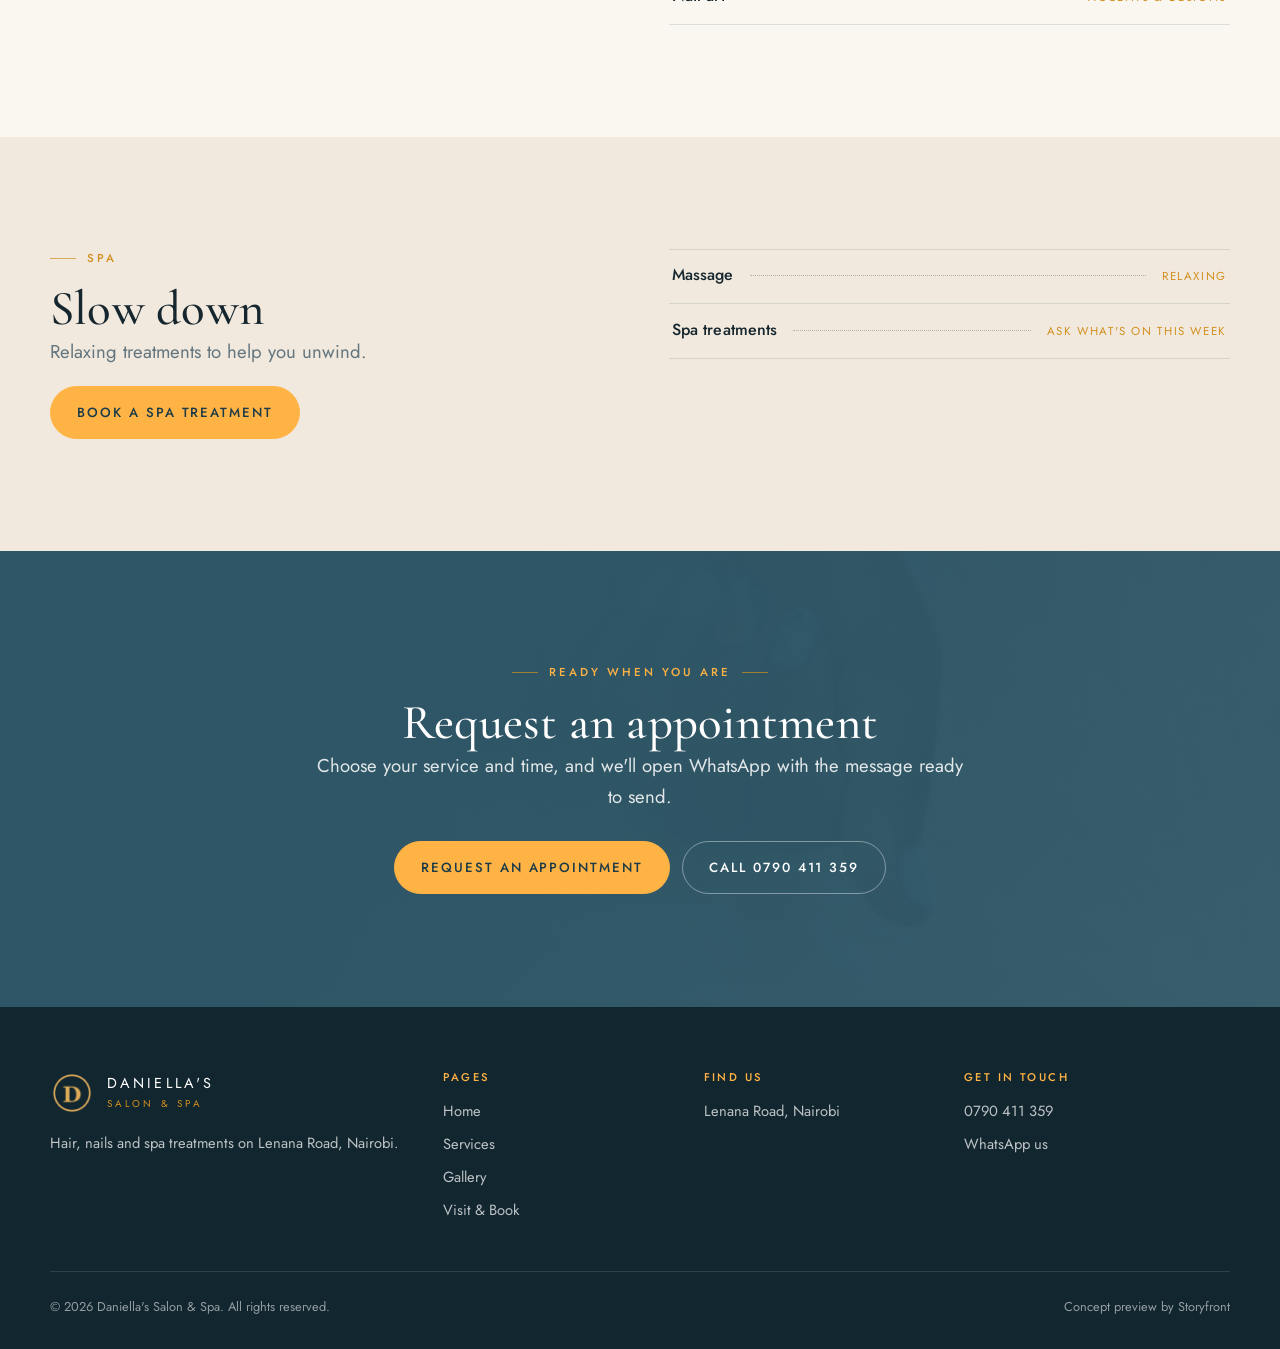
<file: services.html>
<!DOCTYPE html>
<html lang="en">
<head>
<meta charset="utf-8">
<meta name="viewport" content="width=device-width,initial-scale=1">
<title>Services | Daniella's Salon & Spa</title>
<meta name="description" content="Hair, bridal styling, nails and spa treatments at Daniella's Salon & Spa on Lenana Road, Nairobi.">
<link rel="canonical" href="https://storyfront-studio.github.io/daniellas-salon-spa/services.html">
<meta property="og:type" content="website">
<meta property="og:site_name" content="Daniella's Salon & Spa">
<meta property="og:title" content="Services | Daniella's Salon & Spa">
<meta property="og:description" content="Hair, bridal styling, nails and spa treatments at Daniella's Salon & Spa on Lenana Road, Nairobi.">
<meta property="og:url" content="https://storyfront-studio.github.io/daniellas-salon-spa/services.html">
<meta property="og:image" content="https://storyfront-studio.github.io/daniellas-salon-spa/og-image.jpg">
<meta name="twitter:card" content="summary_large_image">
<meta name="theme-color" content="#12262F">
<link rel="icon" href="images/favicon-32.png" sizes="32x32">
<link rel="apple-touch-icon" href="images/mark.png">
<link rel="preconnect" href="https://fonts.googleapis.com">
<link rel="preconnect" href="https://fonts.gstatic.com" crossorigin>
<link href="https://fonts.googleapis.com/css2?family=Cormorant+Garamond:ital,wght@0,300;0,500;0,600;1,400&family=Jost:wght@300;400;500&display=swap" rel="stylesheet">
<link rel="stylesheet" href="assets/site.css">
<link rel="stylesheet" href="assets/daniella.css">
</head>
<body>
<div id="splash">
  <div>
    <img class="sp-mark" src="images/mark.png" alt="" width="96" height="96">
    <div class="sp-word">Daniella's Salon & Spa</div>
  </div>
</div>
<header class="hdr" data-top="true" data-over-dark="true">
  <div class="wrap hdr-in">
    <a class="brand" href="index.html" aria-label="Daniella's Salon & Spa — home">
      <img src="images/mark.png" alt="" width="38" height="38">
      <span>
        <span class="brand-name">Daniella's</span>
        <span class="brand-sub">Salon &amp; Spa</span>
      </span>
    </a>
    <nav class="nav" aria-label="Main"><a href="index.html">Home</a><a href="services.html" aria-current="page">Services</a><a href="gallery.html">Gallery</a><a href="contact.html">Visit &amp; Book</a></nav>
    <a class="btn btn--gold btn--desk" href="contact.html">Book now</a>
    <button class="burger" aria-label="Menu" aria-expanded="false" aria-controls="mnav"><span></span><span></span><span></span></button>
  </div>
</header>
<nav class="mnav" id="mnav" aria-label="Mobile"><a href="index.html">Home</a><a href="services.html" aria-current="page">Services</a><a href="gallery.html">Gallery</a><a href="contact.html">Visit &amp; Book</a><a class="btn btn--gold" href="contact.html">Request an appointment</a></nav>
<main>
  <section class="pbanner">
    <img src="images/nails-lamp.jpg" alt="" aria-hidden="true" width="440" height="363">
    <div class="wrap pbanner__in">
      <p class="crumbs"><a href="index.html">Home</a> &nbsp;/&nbsp; Services</p>
      <h1 class="rv">What we do</h1>
      <p class="lede rv" data-delay="90">Hair, bridal looks, nails and spa. Message us for prices and availability.</p>
    </div>
  </section>
  <section class="sec">
    <div class="wrap grid g-2" style="gap:clamp(2rem,5vw,3.6rem);align-items:start">
      <div class="rv">
        <p class="eyebrow">Hair</p>
        <h2>Styled to last</h2>
        <p class="lede">From everyday styles to protective styles and extensions.</p>
        <a class="btn btn--gold" data-wa="Hello Daniella's Salon & Spa 👋 I'd like to book a hair appointment. Could you share availability and prices?">Book hair</a>
      </div>
      <div class="menu rv" data-delay="100"><div class="menu__row"><h4>Styling</h4><span class="menu__dots"></span><span class="tag">Wash, set &amp; finish</span></div><div class="menu__row"><h4>Braids &amp; twists</h4><span class="menu__dots"></span><span class="tag">Neat, long-lasting</span></div><div class="menu__row"><h4>Hair extensions</h4><span class="menu__dots"></span><span class="tag">Fitted &amp; blended</span></div><div class="menu__row"><h4>Treatments</h4><span class="menu__dots"></span><span class="tag">Care for your hair</span></div></div>
    </div>
  </section>
  <section class="sec" style="background:var(--ivory-2)">
    <div class="wrap grid g-2" style="gap:clamp(2rem,5vw,3.6rem);align-items:start">
      <div class="rv">
        <p class="eyebrow">Bridal &amp; occasion</p>
        <h2>Your day, your look</h2>
        <p class="lede">Updos and special-day styling for weddings, graduations and events.</p>
        <a class="btn btn--gold" data-wa="Hello Daniella's Salon & Spa 👋 I'd like to ask about bridal or occasion hair. Could you share availability?">Book bridal styling</a>
      </div>
      <div class="menu rv" data-delay="100"><div class="menu__row"><h4>Bridal updo</h4><span class="menu__dots"></span><span class="tag">With accessories</span></div><div class="menu__row"><h4>Occasion styling</h4><span class="menu__dots"></span><span class="tag">Events &amp; graduations</span></div><div class="menu__row"><h4>Trial session</h4><span class="menu__dots"></span><span class="tag">Try a look first</span></div></div>
    </div>
  </section>
  <section class="sec">
    <div class="wrap grid g-2" style="gap:clamp(2rem,5vw,3.6rem);align-items:start">
      <div class="rv">
        <p class="eyebrow">Nails</p>
        <h2>Colour that lasts</h2>
        <p class="lede">Hands and feet, kept looking their best.</p>
        <a class="btn btn--gold" data-wa="Hello Daniella's Salon & Spa 👋 I'd like to book a nail appointment. Could you share availability and prices?">Book nails</a>
      </div>
      <div class="menu rv" data-delay="100"><div class="menu__row"><h4>Manicure</h4><span class="menu__dots"></span><span class="tag">Classic care</span></div><div class="menu__row"><h4>Pedicure</h4><span class="menu__dots"></span><span class="tag">Feet &amp; nails</span></div><div class="menu__row"><h4>Gel nails</h4><span class="menu__dots"></span><span class="tag">Colour &amp; shine</span></div><div class="menu__row"><h4>Acrylic nails</h4><span class="menu__dots"></span><span class="tag">Length &amp; shape</span></div><div class="menu__row"><h4>Nail art</h4><span class="menu__dots"></span><span class="tag">Accents &amp; designs</span></div></div>
    </div>
  </section>
  <section class="sec" style="background:var(--ivory-2)">
    <div class="wrap grid g-2" style="gap:clamp(2rem,5vw,3.6rem);align-items:start">
      <div class="rv">
        <p class="eyebrow">Spa</p>
        <h2>Slow down</h2>
        <p class="lede">Relaxing treatments to help you unwind.</p>
        <a class="btn btn--gold" data-wa="Hello Daniella's Salon & Spa 👋 I'd like to book a spa or massage treatment. Could you share what's available?">Book a spa treatment</a>
      </div>
      <div class="menu rv" data-delay="100"><div class="menu__row"><h4>Massage</h4><span class="menu__dots"></span><span class="tag">Relaxing</span></div><div class="menu__row"><h4>Spa treatments</h4><span class="menu__dots"></span><span class="tag">Ask what's on this week</span></div></div>
    </div>
  </section>
  <section class="cta sec"><img src="images/nails-blue.jpg" alt="" loading="lazy" aria-hidden="true"><div class="wrap center rv"><p class="eyebrow" style="color:var(--amber)">Ready when you are</p><h2>Request an appointment</h2><p class="lede">Choose your service and time, and we'll open WhatsApp with the message ready to send.</p><div style="display:flex;gap:.8rem;justify-content:center;flex-wrap:wrap;margin-top:1.8rem"><a class="btn btn--gold" href="contact.html">Request an appointment</a><a class="btn btn--onDark" href="tel:+254790411359">Call 0790 411 359</a></div></div></section>
</main>
<footer class="ftr">
  <div class="wrap">
    <div class="ftr__grid">
      <div>
        <div class="ftr__brand">
          <img src="images/mark.png" alt="" width="44" height="44">
          <span><b>Daniella's</b><span>Salon &amp; Spa</span></span>
        </div>
        <p>Hair, nails and spa treatments on Lenana Road, Nairobi.</p>
      </div>
      <div>
        <h4>Pages</h4>
        <ul>
          <li><a href="index.html">Home</a></li>
          <li><a href="services.html">Services</a></li>
          <li><a href="gallery.html">Gallery</a></li>
          <li><a href="contact.html">Visit &amp; Book</a></li>
        </ul>
      </div>
      <div>
        <h4>Find us</h4>
        <ul>
          <li><a href="https://www.google.com/maps/search/?api=1&query=Daniellas+Salon+Spa+Lenana+Rd+Nairobi" target="_blank" rel="noopener">Lenana Road, Nairobi</a></li>
        </ul>
      </div>
      <div>
        <h4>Get in touch</h4>
        <ul>
          <li><a href="tel:+254790411359">0790 411 359</a></li>
          <li><a data-wa="Hello Daniella's Salon & Spa 👋 I'd like to book an appointment.">WhatsApp us</a></li>
        </ul>
      </div>
    </div>
    <div class="ftr__base">
      <span>© <span data-year>2026</span> Daniella's Salon & Spa. All rights reserved.</span>
      <span>Concept preview by <a href="#">Storyfront</a></span>
    </div>
  </div>
</footer>
<a class="fab" data-wa="Hello Daniella's Salon & Spa 👋 I'd like to book an appointment." aria-label="Chat with Daniella's Salon & Spa on WhatsApp">
  <svg viewBox="0 0 24 24" fill="currentColor" aria-hidden="true"><path d="M12.04 2C6.58 2 2.13 6.45 2.13 11.91c0 1.75.46 3.45 1.32 4.95L2 22l5.25-1.38a9.9 9.9 0 0 0 4.79 1.22h.01c5.46 0 9.91-4.45 9.91-9.91C21.96 6.45 17.5 2 12.04 2Zm5.8 14.16c-.24.68-1.42 1.32-1.95 1.36-.5.04-.97.22-3.28-.68-2.77-1.09-4.51-3.93-4.65-4.11-.13-.18-1.1-1.46-1.1-2.79 0-1.33.7-1.98.95-2.25.24-.27.53-.34.71-.34.18 0 .35 0 .51.01.16.01.38-.06.6.46.23.55.77 1.89.84 2.03.07.14.11.3.02.48-.09.18-.14.29-.27.45-.13.16-.28.35-.4.47-.13.13-.27.28-.12.55.15.27.66 1.09 1.42 1.76.97.87 1.79 1.14 2.06 1.27.27.14.42.11.58-.07.16-.18.67-.78.85-1.05.18-.27.36-.22.6-.13.24.09 1.55.73 1.81.86.27.13.45.2.51.31.07.11.07.63-.17 1.31Z"/></svg>
  <span>WhatsApp</span>
</a>
<script src="assets/site.js"></script>
</body>
</html>
</file>
<file: assets/site.css>
/* Golden Hands Spa — Storyfront demo
   Palette lifted pixel-for-pixel off the client's own logo JPG (#2E5666 petrol,
   #FFB345 amber) plus the four-colour strip on their Facebook cover photo. */
:root{
  --petrol:#2E5666;
  --petrol-deep:#1E3F4D;
  --petrol-night:#12262F;
  --ivory:#FAF6F0;
  --ivory-2:#F1E9DE;
  --amber:#FFB345;
  --gold:#D18F1F;
  --gold-soft:#C19D61;
  --ink:#16262E;
  --muted:#63757E;
  --line:rgba(46,86,102,.15);
  --line-dark:rgba(255,179,69,.20);
  --shadow:0 18px 50px -28px rgba(18,38,47,.55);
  --radius:18px;
  --wrap:1180px;
  --ease:cubic-bezier(.22,.61,.36,1);
  --header-h:74px;
}
*,*::before,*::after{box-sizing:border-box}
html{-webkit-text-size-adjust:100%;scroll-behavior:smooth}
body{
  margin:0;background:var(--ivory);color:var(--ink);
  font-family:"Jost",system-ui,-apple-system,"Segoe UI",Roboto,sans-serif;
  font-size:16px;line-height:1.65;font-weight:400;
  overflow-x:hidden;
}
img,video{max-width:100%;height:auto;display:block}
a{color:inherit;text-decoration:none}
button{font:inherit;color:inherit}
h1,h2,h3,h4{font-family:"Cormorant Garamond",Georgia,serif;font-weight:500;line-height:1.12;margin:0;letter-spacing:.005em}
h1{font-size:clamp(2.6rem,7.4vw,4.5rem)}
h2{font-size:clamp(2rem,5vw,3.05rem)}
h3{font-size:clamp(1.3rem,2.6vw,1.65rem)}
p{margin:0 0 1em}
.wrap{width:min(100% - 2.4rem,var(--wrap));margin-inline:auto}
.sec{padding:clamp(4.2rem,9vw,7rem) 0}
.sec--tight{padding:clamp(3rem,6vw,4.5rem) 0}
.center{text-align:center}
.sr-only{position:absolute;width:1px;height:1px;padding:0;margin:-1px;overflow:hidden;clip:rect(0 0 0 0);white-space:nowrap;border:0}

/* ---------- shared bits ---------- */
.eyebrow{
  font-size:.72rem;letter-spacing:.26em;text-transform:uppercase;
  font-weight:500;color:var(--gold);margin:0 0 .9rem;display:flex;align-items:center;gap:.7rem
}
.center .eyebrow{justify-content:center}
.eyebrow::before{content:"";width:26px;height:1px;background:var(--gold);opacity:.7;flex:none}
.center .eyebrow::after{content:"";width:26px;height:1px;background:var(--gold);opacity:.7;flex:none}
.lede{font-size:clamp(1.02rem,1.7vw,1.16rem);color:var(--muted);max-width:60ch}
.center .lede{margin-inline:auto}

.btn{
  --bg:var(--petrol);--fg:#fff;--bd:var(--petrol);
  display:inline-flex;align-items:center;justify-content:center;gap:.6rem;
  background:var(--bg);color:var(--fg);border:1px solid var(--bd);
  padding:.92rem 1.6rem;border-radius:999px;cursor:pointer;
  font-size:.83rem;font-weight:500;letter-spacing:.15em;text-transform:uppercase;
  transition:transform .45s var(--ease),box-shadow .45s var(--ease),background .3s,color .3s,border-color .3s;
  will-change:transform;
}
.btn:hover{transform:translateY(-2px);box-shadow:0 14px 30px -14px rgba(18,38,47,.5)}
.btn:active{transform:translateY(0)}
.btn:focus-visible{outline:2px solid var(--amber);outline-offset:3px}
.btn--gold{--bg:var(--amber);--fg:#1B3A47;--bd:var(--amber)}
.btn--ghost{--bg:transparent;--fg:var(--petrol);--bd:rgba(46,86,102,.35)}
.btn--ghost:hover{--bg:var(--petrol);--fg:#fff;--bd:var(--petrol)}
.btn--onDark{--bg:transparent;--fg:#fff;--bd:rgba(255,255,255,.4)}
.btn--onDark:hover{--bg:var(--amber);--fg:#1B3A47;--bd:var(--amber)}
.btn svg{width:17px;height:17px;flex:none}

/* ---------- preload splash ---------- */
#splash{
  position:fixed;inset:0;z-index:200;background:var(--petrol);
  display:grid;place-items:center;transition:opacity .7s var(--ease),visibility .7s
}
#splash.gone{opacity:0;visibility:hidden;pointer-events:none}
#splash .sp-mark{width:96px;animation:breathe 2.4s var(--ease) infinite}
#splash .sp-word{
  margin-top:1.3rem;font-size:.74rem;letter-spacing:.42em;text-transform:uppercase;
  color:rgba(255,255,255,.72);text-align:center
}
@keyframes breathe{0%,100%{transform:scale(1);opacity:.92}50%{transform:scale(1.07);opacity:1}}

/* ---------- header ---------- */
.hdr{
  position:fixed;top:0;left:0;right:0;z-index:120;height:var(--header-h);
  background:rgba(250,246,240,.97);border-bottom:1px solid var(--line);
  transform:translateY(0);transition:transform .42s var(--ease),background .35s,border-color .35s;
}
.hdr[data-hidden="true"]{transform:translateY(-105%)}
.hdr[data-top="true"][data-over-dark="true"]{background:transparent;border-color:transparent}
.hdr[data-top="true"][data-over-dark="true"] .nav a,
.hdr[data-top="true"][data-over-dark="true"] .brand-name{color:#fff}
.hdr[data-top="true"][data-over-dark="true"] .burger span{background:#fff}
.hdr-in{height:100%;display:flex;align-items:center;justify-content:space-between;gap:1rem}
.brand{display:flex;align-items:center;gap:.72rem}
.brand img{width:38px;height:38px}
.brand-name{font-size:.86rem;letter-spacing:.24em;text-transform:uppercase;font-weight:400;line-height:1.15;transition:color .35s}
.brand-sub{margin-left:.4em;font-size:.62rem;letter-spacing:.34em;text-transform:uppercase;color:var(--gold);font-weight:600}
.nav{display:flex;align-items:center;gap:2.1rem}
.nav a{
  position:relative;font-size:.76rem;letter-spacing:.18em;text-transform:uppercase;
  padding:.35rem 0;transition:color .3s
}
.nav a::after{
  content:"";position:absolute;left:0;bottom:0;height:1px;width:100%;background:var(--amber);
  transform:scaleX(0);transform-origin:right;transition:transform .45s var(--ease)
}
.nav a:hover::after,.nav a[aria-current="page"]::after{transform:scaleX(1);transform-origin:left}
.nav a[aria-current="page"]{color:var(--gold)}
.hdr .btn{padding:.72rem 1.25rem;font-size:.72rem}
.burger{display:none;background:none;border:0;padding:.5rem;cursor:pointer}
.burger span{display:block;width:24px;height:2px;background:var(--ink);margin:5px 0;border-radius:2px;transition:transform .4s var(--ease),opacity .25s,background .35s}
.burger[aria-expanded="true"] span:nth-child(1){transform:translateY(7px) rotate(45deg)}
.burger[aria-expanded="true"] span:nth-child(2){opacity:0}
.burger[aria-expanded="true"] span:nth-child(3){transform:translateY(-7px) rotate(-45deg)}
.mnav{
  position:fixed;inset:var(--header-h) 0 0;z-index:119;background:var(--petrol);
  display:flex;flex-direction:column;justify-content:center;gap:.4rem;padding:2rem 1.6rem 5rem;
  opacity:0;visibility:hidden;transform:translateY(-12px);
  transition:opacity .4s var(--ease),transform .4s var(--ease),visibility .4s
}
.mnav.open{opacity:1;visibility:visible;transform:none}
.mnav a:not(.btn){
  color:#fff;font-family:"Cormorant Garamond",serif;font-size:2.1rem;padding:.5rem 0;
  border-bottom:1px solid rgba(255,255,255,.12)
}
.mnav .btn{
  margin-top:1.6rem;align-self:stretch;
  font-size:.78rem;letter-spacing:.11em;padding:1rem 1.2rem
}

/* ---------- hero ---------- */
.hero{position:relative;min-height:min(100svh,860px);display:flex;align-items:flex-end;isolation:isolate;background:var(--petrol-night)}
.hero__media{position:absolute;inset:0;z-index:-2;overflow:hidden}
.hero__media img{width:100%;height:100%;object-fit:cover;object-position:center 42%;transform:scale(1.08);animation:kb 22s var(--ease) forwards}
@keyframes kb{to{transform:scale(1)}}
.hero::after{
  content:"";position:absolute;inset:0;z-index:-1;
  background:linear-gradient(180deg,rgba(18,38,47,.60) 0%,rgba(18,38,47,.30) 16%,rgba(18,38,47,.74) 44%,rgba(18,38,47,.93) 74%,rgba(18,38,47,.97) 100%)
}
@media (min-width:861px){
  /* the wide crop is a bright, white room — the copy needs its own scrim to survive on it */
  .hero::after{
    background:
      linear-gradient(96deg,rgba(18,38,47,.88) 0%,rgba(18,38,47,.66) 38%,rgba(18,38,47,.12) 72%,rgba(18,38,47,0) 100%),
      linear-gradient(180deg,rgba(18,38,47,.62) 0%,rgba(18,38,47,.18) 30%,rgba(18,38,47,.55) 78%,rgba(18,38,47,.82) 100%)
  }
}
.hero__in{padding:calc(var(--header-h) + 4rem) 0 3.4rem;color:#fff}
.hero h1{color:#fff;max-width:15ch}
.hero h1 em{font-style:italic;color:var(--amber)}
.hero .lede{color:rgba(255,255,255,.85);margin-top:1.1rem;max-width:46ch}
.hero__cta{display:flex;flex-wrap:wrap;gap:.8rem;margin-top:2rem}
.hero__meta{
  display:flex;flex-wrap:wrap;gap:.5rem 1.6rem;margin-top:2.6rem;padding-top:1.4rem;
  border-top:1px solid rgba(255,255,255,.18);font-size:.78rem;letter-spacing:.12em;
  text-transform:uppercase;color:rgba(255,255,255,.78)
}
.hero__meta b{color:var(--amber);font-weight:500}
.scrollhint{
  position:absolute;left:50%;bottom:1.1rem;transform:translateX(-50%);z-index:2;
  width:1px;height:44px;background:rgba(255,255,255,.25);overflow:hidden
}
.scrollhint::after{content:"";position:absolute;inset:0;background:var(--amber);animation:drip 2.6s var(--ease) infinite}
@keyframes drip{0%{transform:translateY(-100%)}60%,100%{transform:translateY(100%)}}

/* page banner (inner pages) */
.pbanner{position:relative;background:var(--petrol-night);color:#fff;isolation:isolate;overflow:hidden}
.pbanner img{position:absolute;inset:0;width:100%;height:100%;object-fit:cover;object-position:center 40%;z-index:-2;opacity:.55}
.pbanner::after{content:"";position:absolute;inset:0;z-index:-1;background:linear-gradient(180deg,rgba(18,38,47,.82),rgba(18,38,47,.6))}
.pbanner__in{padding:calc(var(--header-h) + 4.4rem) 0 3.6rem}
.pbanner h1{color:#fff}
.pbanner .lede{color:rgba(255,255,255,.84);margin-top:.9rem}
.crumbs{font-size:.7rem;letter-spacing:.22em;text-transform:uppercase;color:rgba(255,255,255,.62);margin-bottom:1rem}
.crumbs a:hover{color:var(--amber)}

/* ---------- stat strip ---------- */
.stats{background:var(--petrol);color:#fff}
.stats__grid{display:grid;grid-template-columns:repeat(4,1fr);gap:1px;background:rgba(255,255,255,.14)}
.stat{background:var(--petrol);padding:2.1rem 1rem;text-align:center}
.stat b{display:block;font-family:"Cormorant Garamond",serif;font-size:clamp(1.9rem,4vw,2.7rem);color:var(--amber);font-weight:500;line-height:1}
.stat span{display:block;margin-top:.45rem;font-size:.67rem;letter-spacing:.2em;text-transform:uppercase;color:rgba(255,255,255,.75)}

/* ---------- cards ---------- */
.grid{display:grid;gap:1.4rem}
.g-2{grid-template-columns:repeat(2,1fr)}
.g-3{grid-template-columns:repeat(3,1fr)}
.g-4{grid-template-columns:repeat(4,1fr)}

.tcard{
  position:relative;border-radius:var(--radius);overflow:hidden;background:var(--petrol-night);
  isolation:isolate;box-shadow:var(--shadow)
}
.tcard img{width:100%;height:100%;object-fit:cover;position:absolute;inset:0;z-index:-2;transition:transform 1.1s var(--ease)}
.tcard::after{content:"";position:absolute;inset:0;z-index:-1;background:linear-gradient(180deg,rgba(18,38,47,.15) 30%,rgba(18,38,47,.88) 100%)}
.tcard:hover img{transform:scale(1.06)}
.tcard__in{position:relative;padding:1.5rem;min-height:340px;display:flex;flex-direction:column;justify-content:flex-end;color:#fff}
.tcard h3{color:#fff}
.tcard p{color:rgba(255,255,255,.8);font-size:.92rem;margin:.45rem 0 0}
.tcard .from{margin-top:.8rem;font-size:.72rem;letter-spacing:.16em;text-transform:uppercase;color:var(--amber)}

.pcard{
  background:#fff;border:1px solid var(--line);border-radius:var(--radius);padding:1.6rem;
  transition:transform .5s var(--ease),box-shadow .5s var(--ease),border-color .5s
}
.pcard:hover{transform:translateY(-4px);box-shadow:var(--shadow);border-color:rgba(255,179,69,.45)}
.pcard h3{margin-bottom:.4rem}
.pcard p{color:var(--muted);font-size:.95rem;margin:0}
.pcard .num{font-size:.7rem;letter-spacing:.24em;color:var(--gold);display:block;margin-bottom:.7rem}

/* ---------- service menu ---------- */
.menu{border-top:1px solid var(--line)}
.menu__row{
  display:flex;align-items:baseline;gap:1rem;flex-wrap:wrap;padding:1.05rem .2rem;border-bottom:1px solid var(--line);
  transition:padding-left .4s var(--ease),background .4s
}
.menu__row:hover{padding-left:.85rem;background:rgba(255,179,69,.07)}
.menu__row h4{font-family:"Jost",sans-serif;font-size:1rem;font-weight:500;margin:0;flex:none}
.menu__dots{flex:1;min-width:24px;border-bottom:1px dotted rgba(46,86,102,.35);transform:translateY(-4px)}
.menu__row .tag{font-size:.72rem;letter-spacing:.14em;text-transform:uppercase;color:var(--gold);flex:none}
.menu__note{font-size:.9rem;color:var(--muted);margin:.35rem 0 0;flex-basis:100%}

/* ---------- gallery ---------- */
.filters{display:flex;flex-wrap:wrap;gap:.55rem;justify-content:center;margin-bottom:2.2rem}
.filters button{
  background:transparent;border:1px solid var(--line);border-radius:999px;padding:.58rem 1.2rem;cursor:pointer;
  font-size:.72rem;letter-spacing:.16em;text-transform:uppercase;color:var(--muted);
  transition:background .35s,color .35s,border-color .35s,transform .35s var(--ease)
}
.filters button:hover{transform:translateY(-2px);border-color:var(--gold);color:var(--gold)}
.filters button[aria-pressed="true"]{background:var(--petrol);border-color:var(--petrol);color:#fff}
.gal{display:grid;grid-template-columns:repeat(3,1fr);gap:1rem}
.gal figure{
  margin:0;position:relative;border-radius:14px;overflow:hidden;cursor:zoom-in;background:var(--ivory-2);
  transition:opacity .45s var(--ease),transform .55s var(--ease);will-change:transform
}
.gal figure.hide{display:none}
.gal img{width:100%;height:100%;object-fit:cover;aspect-ratio:4/5;transition:transform 1s var(--ease)}
.gal figure:hover img{transform:scale(1.055)}
.gal figcaption{
  position:absolute;left:0;right:0;bottom:0;padding:1.5rem .95rem .85rem;color:#fff;font-size:.8rem;
  background:linear-gradient(180deg,transparent,rgba(18,38,47,.88));
  opacity:0;transform:translateY(8px);transition:opacity .4s,transform .4s var(--ease)
}
.gal figure:hover figcaption,.gal figure:focus-within figcaption{opacity:1;transform:none}

/* lightbox */
.lb{position:fixed;inset:0;z-index:180;background:rgba(12,26,32,.96);display:none;place-items:center;padding:1rem}
.lb.open{display:grid;animation:fadeIn .3s var(--ease)}
@keyframes fadeIn{from{opacity:0}to{opacity:1}}
.lb__fig{max-width:min(1000px,94vw);text-align:center;animation:pop .42s var(--ease)}
@keyframes pop{from{opacity:0;transform:scale(.965)}to{opacity:1;transform:none}}
.lb__fig img{max-height:76svh;width:auto;margin-inline:auto;border-radius:10px}
.lb__cap{color:rgba(255,255,255,.9);margin-top:1rem;font-size:.95rem}
.lb__count{color:var(--amber);font-size:.72rem;letter-spacing:.2em;text-transform:uppercase;margin-top:.35rem}
.lb button{
  position:absolute;background:rgba(255,255,255,.09);border:1px solid rgba(255,255,255,.22);color:#fff;
  width:46px;height:46px;border-radius:50%;cursor:pointer;display:grid;place-items:center;
  transition:background .3s,color .3s,transform .3s var(--ease)
}
.lb button:hover{background:var(--amber);color:var(--petrol-night);transform:scale(1.07)}
.lb__close{top:1.1rem;right:1.1rem;font-size:1.25rem}
.lb__prev{left:1.1rem;top:50%;margin-top:-23px}
.lb__next{right:1.1rem;top:50%;margin-top:-23px}

/* ---------- reviews ---------- */
.reviews{background:var(--petrol-night);color:#fff}
.reviews h2{color:#fff}
.rcard{
  background:rgba(255,255,255,.045);border:1px solid var(--line-dark);border-radius:var(--radius);
  padding:1.7rem;display:flex;flex-direction:column;gap:.9rem;
  transition:transform .5s var(--ease),background .5s
}
.rcard:hover{transform:translateY(-4px);background:rgba(255,255,255,.08)}
.rcard .stars{color:var(--amber);letter-spacing:.18em;font-size:.9rem}
.rcard p{color:rgba(255,255,255,.87);margin:0;font-size:.97rem}
.rcard cite{font-style:normal;font-size:.76rem;letter-spacing:.16em;text-transform:uppercase;color:var(--gold-soft);margin-top:auto}

/* ---------- video block ---------- */
.vwrap{position:relative;border-radius:var(--radius);overflow:hidden;background:var(--petrol-night);box-shadow:var(--shadow)}
.vwrap video{width:100%;display:block;aspect-ratio:9/16;object-fit:cover}
.vsound{
  position:absolute;right:.85rem;bottom:.85rem;z-index:2;width:46px;height:46px;border-radius:50%;
  background:rgba(18,38,47,.65);border:1px solid rgba(255,179,69,.55);color:var(--amber);
  display:grid;place-items:center;cursor:pointer;
  transition:background .3s,color .3s,transform .35s var(--ease)
}
.vsound:hover{background:var(--amber);color:var(--petrol-night);transform:scale(1.08)}
.vsound svg{width:19px;height:19px}

/* ---------- branches / contact ---------- */
.branch{background:#fff;border:1px solid var(--line);border-radius:var(--radius);overflow:hidden;display:flex;flex-direction:column}
.branch__map{aspect-ratio:16/10;background:var(--ivory-2)}
.branch__map iframe{width:100%;height:100%;border:0;display:block;filter:saturate(.85)}
.branch__body{padding:1.5rem;display:flex;flex-direction:column;gap:.55rem;flex:1}
.branch__body h3{margin-bottom:.15rem}
.branch__body p{margin:0;color:var(--muted);font-size:.95rem}
.branch__acts{display:flex;flex-wrap:wrap;gap:.6rem;margin-top:auto;padding-top:1.1rem}
.branch__acts .btn{padding:.7rem 1.15rem;font-size:.7rem}

.infolist{list-style:none;padding:0;margin:0;display:grid;gap:1.05rem}
.infolist li{display:flex;gap:.95rem;align-items:flex-start}
.infolist svg{width:19px;height:19px;color:var(--gold);flex:none;margin-top:.28rem}
.infolist b{display:block;font-weight:500;font-size:.72rem;letter-spacing:.18em;text-transform:uppercase;color:var(--muted)}
.infolist a:hover{color:var(--gold)}

/* ---------- booking flow ---------- */
.book{background:#fff;border:1px solid var(--line);border-radius:22px;box-shadow:var(--shadow);overflow:hidden}
.book__bar{display:flex;background:var(--ivory-2)}
.book__bar div{
  flex:1;padding:.95rem .6rem;text-align:center;font-size:.68rem;letter-spacing:.16em;text-transform:uppercase;
  color:var(--muted);transition:color .4s,background .4s
}
.book__bar div[data-on="true"]{color:#fff;background:var(--petrol)}
.book__bar div[data-done="true"]{color:var(--gold)}
.book__body{padding:clamp(1.4rem,4vw,2.4rem)}
.step{display:none}
.step.on{display:block;animation:stepIn .45s var(--ease)}
@keyframes stepIn{from{opacity:0;transform:translateX(14px)}to{opacity:1;transform:none}}
.step h3{margin-bottom:.3rem}
.step .hint{color:var(--muted);font-size:.92rem;margin-bottom:1.5rem}
.field{margin-bottom:1.35rem}
.field > label,.field > .flabel{display:block;font-size:.7rem;letter-spacing:.2em;text-transform:uppercase;color:var(--muted);margin-bottom:.6rem}
.chips{display:flex;flex-wrap:wrap;gap:.55rem}
.chip{
  border:1px solid var(--line);background:#fff;border-radius:999px;padding:.62rem 1.1rem;cursor:pointer;
  font-size:.83rem;color:var(--ink);transition:background .3s,color .3s,border-color .3s,transform .3s var(--ease)
}
.chip:hover{border-color:var(--gold);transform:translateY(-2px)}
.chip[aria-pressed="true"]{background:var(--petrol);border-color:var(--petrol);color:#fff}
.opts{display:grid;gap:.7rem}
.opt{
  display:flex;gap:.9rem;align-items:flex-start;border:1px solid var(--line);border-radius:14px;padding:1rem 1.1rem;
  cursor:pointer;text-align:left;background:#fff;width:100%;
  transition:border-color .3s,background .3s,transform .3s var(--ease),box-shadow .3s
}
.opt:hover{border-color:var(--gold);transform:translateY(-2px)}
.opt[aria-pressed="true"]{border-color:var(--petrol);background:rgba(46,86,102,.05);box-shadow:inset 0 0 0 1px var(--petrol)}
.opt .dot{width:16px;height:16px;border-radius:50%;border:1px solid rgba(46,86,102,.4);flex:none;margin-top:.3rem;transition:background .3s,border-color .3s,box-shadow .3s}
.opt[aria-pressed="true"] .dot{background:var(--amber);border-color:var(--amber);box-shadow:inset 0 0 0 3px #fff}
.opt b{display:block;font-weight:500;font-size:1rem}
.opt small{color:var(--muted);font-size:.86rem;line-height:1.45;display:block}
input[type=text],input[type=tel],input[type=date],select,textarea{
  width:100%;border:1px solid var(--line);border-radius:12px;padding:.85rem 1rem;background:#fff;
  font:inherit;font-size:.97rem;color:var(--ink);transition:border-color .3s,box-shadow .3s
}
input:focus,select:focus,textarea:focus{outline:0;border-color:var(--gold);box-shadow:0 0 0 3px rgba(255,179,69,.22)}
textarea{resize:vertical;min-height:92px}
.two{display:grid;grid-template-columns:1fr 1fr;gap:1rem}
.book__nav{display:flex;justify-content:space-between;gap:.8rem;margin-top:1.6rem;flex-wrap:wrap}
.summary{background:var(--ivory);border:1px solid var(--line);border-radius:14px;padding:1.2rem 1.3rem;margin-bottom:1.4rem}
.summary dl{margin:0;display:grid;grid-template-columns:auto 1fr;gap:.55rem 1.1rem;font-size:.94rem}
.summary dt{font-size:.68rem;letter-spacing:.16em;text-transform:uppercase;color:var(--muted);padding-top:.28rem}
.summary dd{margin:0}
.err{color:#B4463B;font-size:.85rem;margin-top:.6rem;min-height:1.2em}

/* ---------- CTA band ---------- */
.cta{position:relative;background:var(--petrol);color:#fff;overflow:hidden;isolation:isolate}
.cta img{position:absolute;inset:0;width:100%;height:100%;object-fit:cover;z-index:-2;opacity:.2}
.cta::after{content:"";position:absolute;inset:0;z-index:-1;background:linear-gradient(120deg,var(--petrol) 30%,rgba(46,86,102,.72))}
.cta h2{color:#fff}
.cta .lede{color:rgba(255,255,255,.86)}

/* ---------- footer ---------- */
.ftr{background:var(--petrol-night);color:rgba(255,255,255,.72);padding:4rem 0 2rem;font-size:.92rem}
.ftr a:hover{color:var(--amber)}
.ftr__grid{display:grid;grid-template-columns:1.6fr 1fr 1fr 1.2fr;gap:2.4rem}
.ftr h4{font-family:"Jost",sans-serif;font-size:.7rem;letter-spacing:.22em;text-transform:uppercase;color:var(--amber);margin:0 0 1rem;font-weight:500}
.ftr ul{list-style:none;padding:0;margin:0;display:grid;gap:.55rem}
.ftr__brand{display:flex;align-items:center;gap:.8rem;margin-bottom:1rem}
.ftr__brand img{width:44px}
.ftr__brand b{display:block;color:#fff;font-size:.9rem;letter-spacing:.22em;text-transform:uppercase;font-weight:400}
.ftr__brand span{font-size:.62rem;letter-spacing:.32em;text-transform:uppercase;color:var(--gold)}
.socials{display:flex;gap:.6rem;margin-top:1.1rem}
.socials a{
  width:38px;height:38px;border-radius:50%;border:1px solid rgba(255,255,255,.2);display:grid;place-items:center;
  transition:background .3s,border-color .3s,color .3s,transform .35s var(--ease)
}
.socials a:hover{background:var(--amber);border-color:var(--amber);color:var(--petrol-night);transform:translateY(-3px)}
.socials svg{width:17px;height:17px}
.ftr__base{
  margin-top:3rem;padding-top:1.5rem;border-top:1px solid rgba(255,255,255,.12);
  display:flex;justify-content:space-between;gap:1rem;flex-wrap:wrap;font-size:.8rem;color:rgba(255,255,255,.55)
}

/* ---------- floating WhatsApp ---------- */
.fab{
  position:fixed;right:1rem;bottom:1rem;z-index:130;display:flex;align-items:center;gap:.6rem;
  background:var(--petrol);color:#fff;border:1px solid rgba(255,179,69,.5);
  padding:.85rem 1.15rem;border-radius:999px;box-shadow:0 16px 34px -16px rgba(0,0,0,.6);
  font-size:.78rem;letter-spacing:.12em;text-transform:uppercase;
  transform:translateY(140%);opacity:0;transition:transform .5s var(--ease),opacity .4s,background .3s,color .3s
}
.fab.show{transform:none;opacity:1}
.fab:hover{background:var(--amber);color:var(--petrol-night)}
.fab svg{width:20px;height:20px;flex:none;color:var(--amber);transition:color .3s}
.fab:hover svg{color:var(--petrol-night)}

/* ---------- reveal ---------- */
.rv{opacity:0;transform:translateY(16px);transition:opacity .8s var(--ease),transform .8s var(--ease)}
.rv.in{opacity:1;transform:none}

/* ---------- responsive ---------- */
@media (max-width:980px){
  .ftr__grid{grid-template-columns:1fr 1fr;gap:2rem}
  .g-4{grid-template-columns:repeat(2,1fr)}
}
@media (max-width:860px){
  .nav,.hdr .btn--desk{display:none}
  .burger{display:block}
  .g-3{grid-template-columns:repeat(2,1fr)}
  .gal{grid-template-columns:repeat(2,1fr)}
  .stats__grid{grid-template-columns:repeat(2,1fr)}
}
@media (max-width:600px){
  :root{--header-h:66px}
  .g-2,.g-3,.g-4{grid-template-columns:1fr}
  .gal{grid-template-columns:repeat(2,1fr);gap:.65rem}
  .two{grid-template-columns:1fr}
  .ftr__grid{grid-template-columns:1fr}
  .hero__in{padding-bottom:2.8rem}
  .summary dl{grid-template-columns:1fr;gap:.1rem .8rem}
  .summary dt{padding-top:.7rem}
  .book__bar div{font-size:.58rem;letter-spacing:.09em;padding:.8rem .3rem}
  .fab span{display:none}
  .fab{padding:.95rem;border-radius:50%}
  .lb__prev{left:.5rem}.lb__next{right:.5rem}
}
@media (prefers-reduced-motion:reduce){
  html{scroll-behavior:auto}
  *,*::before,*::after{animation-duration:.01ms !important;animation-iteration-count:1 !important;transition-duration:.01ms !important}
  .rv{opacity:1;transform:none}
  .hero__media img{animation:none;transform:none}
}
</file>
<file: assets/daniella.css>
/* Daniella's Salon & Spa overrides */
.hero2{align-items:center}
.hero2__grid{display:grid;gap:2rem;align-items:center;width:100%}
.hero2 .hero__in{padding-bottom:1rem}
.hero2__cards{display:grid;grid-template-columns:repeat(3,1fr);gap:.55rem;max-width:520px;padding-bottom:2rem}
.hero2__cards img{width:100%;aspect-ratio:3/4;object-fit:cover;border:1px solid rgba(255,255,255,.22);display:block}
.hero2__cards img:nth-child(2){transform:translateY(1.4rem)}
.hero2 .btn svg{width:18px;height:18px;margin-right:.4rem;vertical-align:-3px}
@media(min-width:860px){.hero2__grid{grid-template-columns:1.1fr .9fr}.hero2__cards{justify-self:end}}
.stats__grid--3{grid-template-columns:repeat(3,1fr)}
</file>
